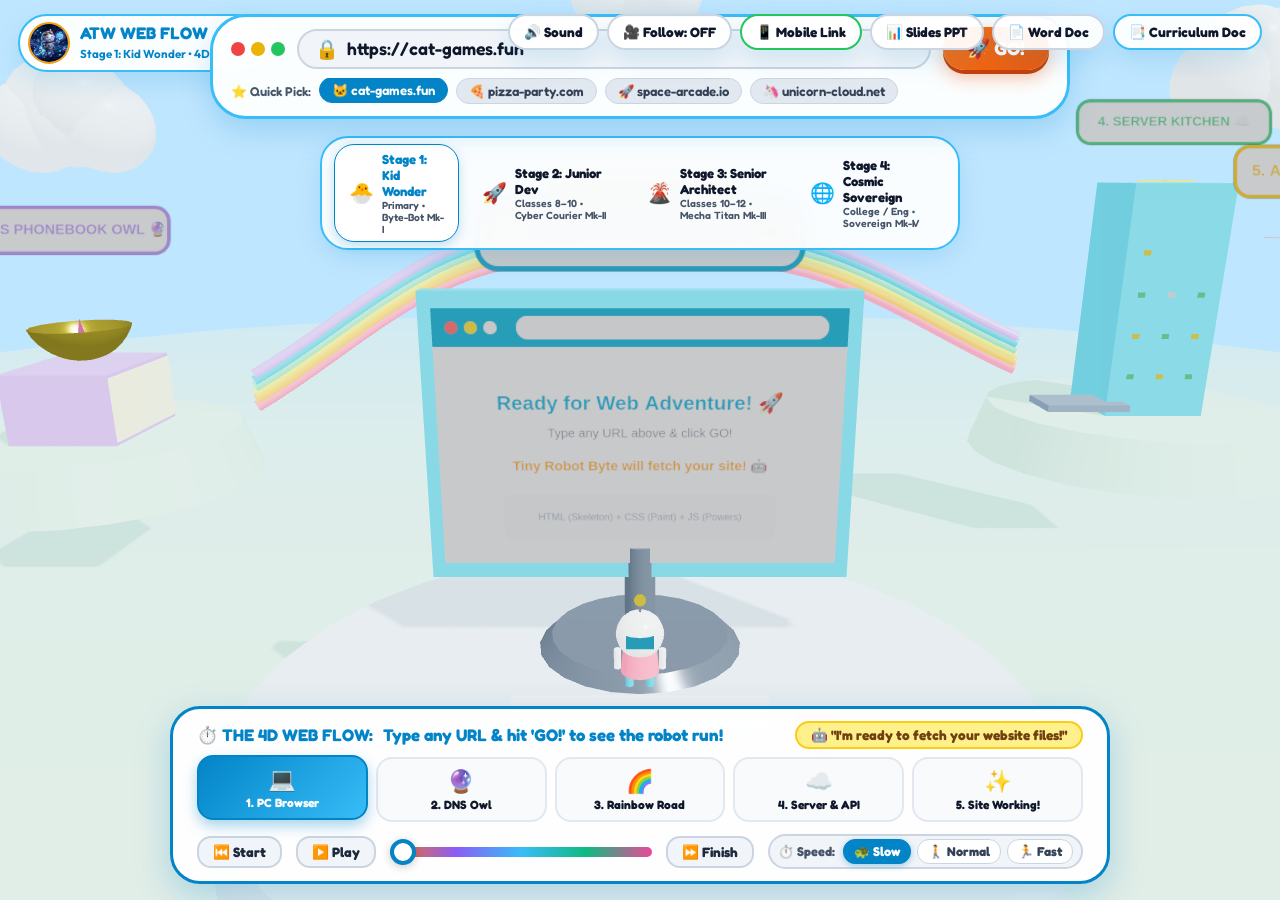
<file: index.html>
<!DOCTYPE html>
<html lang="en">
<head>
    <meta charset="UTF-8">
    <meta name="viewport" content="width=device-width, initial-scale=1.0">
    <title>ATW WEB FLOW: How the Web Works (4D Kids Edition - Stage 1)</title>
    <meta name="description" content="Stage 1: Kid Wonder - Type any URL, watch a tiny robot journey through DNS, Rainbow Fiber Highway, and Cloud Server, and return to power on a live working website!">
    <link rel="icon" type="image/jpeg" href="assets/mascot.jpg">
    <link rel="stylesheet" href="style.css">

    <!-- Libraries (Local with CDN fallbacks) -->
    <script src="lib/three.min.js"></script>
    <script>
        if (typeof THREE === 'undefined') {
            document.write('<script src="https://cdnjs.cloudflare.com/ajax/libs/three.js/r128/three.min.js"><\/script>');
        }
    </script>
    <script src="lib/OrbitControls.js"></script>
    <script>
        if (typeof THREE !== 'undefined' && !THREE.OrbitControls) {
            document.write('<script src="https://cdn.jsdelivr.net/npm/three@0.128.0/examples/js/controls/OrbitControls.js"><\/script>');
        }
    </script>
    <script src="lib/confetti.browser.min.js"></script>
    <script>
        if (typeof confetti === 'undefined') {
            document.write('<script src="https://cdn.jsdelivr.net/npm/canvas-confetti@1.6.0/dist/confetti.browser.min.js"><\/script>');
        }
    </script>
</head>
<body>

    <!-- 3D Canvas -->
    <div id="canvas-container"></div>

    <!-- Top Left Brand Mascot -->
    <div class="top-left-brand" id="brand-mascot-btn" title="Click me to talk!">
        <img src="assets/mascot.jpg" alt="Professor Byte" class="mascot-thumb">
        <div class="brand-titles">
            <h1>ATW WEB FLOW</h1>
            <span style="color: var(--brand-blue); font-weight: 700;">Stage 1: Kid Wonder • 4D Journey</span>
        </div>
    </div>

    <!-- Top Center Action: Interactive Address Bar -->
    <header class="top-action-bar" role="banner">
        <div class="browser-input-row">
            <div class="browser-dots">
                <span class="browser-dot dot-red"></span>
                <span class="browser-dot dot-yellow"></span>
                <span class="browser-dot dot-green"></span>
            </div>
            <div class="url-input-box">
                <span class="url-icon">🔒</span>
                <input type="text" id="url-input" class="url-input" value="https://cat-games.fun" placeholder="Type a website URL...">
            </div>
            <button class="btn-go" id="btn-start-journey" title="Send Robot on Web Mission!">
                <span>🚀 GO!</span>
            </button>
        </div>

        <div class="url-presets">
            <span class="preset-label">⭐ Quick Pick:</span>
            <button class="preset-pill active" data-url="https://cat-games.fun" data-name="🐱 Cat Games Live">🐱 cat-games.fun</button>
            <button class="preset-pill" data-url="https://pizza-party.com" data-name="🍕 Pizza Party Robot">🍕 pizza-party.com</button>
            <button class="preset-pill" data-url="https://space-arcade.io" data-name="🚀 Space Arcade 3000">🚀 space-arcade.io</button>
            <button class="preset-pill" data-url="https://unicorn-cloud.net" data-name="🦄 Rainbow Unicorns">🦄 unicorn-cloud.net</button>
        </div>
    </header>

    <!-- In-Page Stage Evolution Bar (Evolve / Devolve without Page Reload) -->
    <nav class="evolution-tier-bar" id="evolution-tier-bar" aria-label="Web Journey Evolution Stages">
        <button class="tier-btn active" data-stage="1" id="tier-btn-1" title="Stage 1: Kid Wonder (Under 12)">
            <span class="tier-icon">🐣</span>
            <div class="tier-label-box">
                <span class="tier-name">Stage 1: Kid Wonder</span>
                <span class="tier-evolution-tag">Primary • Byte-Bot Mk-I</span>
            </div>
        </button>
        <button class="tier-btn" data-stage="2" id="tier-btn-2" title="Stage 2: Junior Dev (Classes 8-10 / Ages 13-15)">
            <span class="tier-icon">🚀</span>
            <div class="tier-label-box">
                <span class="tier-name">Stage 2: Junior Dev</span>
                <span class="tier-evolution-tag">Classes 8–10 • Cyber Courier Mk-II</span>
            </div>
        </button>
        <button class="tier-btn" data-stage="3" id="tier-btn-3" title="Stage 3: Senior Architect (Classes 10-12 / Ages 16-18)">
            <span class="tier-icon">🌋</span>
            <div class="tier-label-box">
                <span class="tier-name">Stage 3: Senior Architect</span>
                <span class="tier-evolution-tag">Classes 10–12 • Mecha Titan Mk-III</span>
            </div>
        </button>
        <button class="tier-btn" data-stage="4" id="tier-btn-4" title="Stage 4: Cosmic Sovereign (College & University)">
            <span class="tier-icon">🌐</span>
            <div class="tier-label-box">
                <span class="tier-name">Stage 4: Cosmic Sovereign</span>
                <span class="tier-evolution-tag">College / Eng • Sovereign Mk-IV</span>
            </div>
        </button>
    </nav>

    <!-- Top Right Tools -->
    <nav class="top-right-tools">
        <button class="tool-btn" id="btn-toggle-sound" title="Toggle Sound">
            <span id="sound-icon">🔊 Sound</span>
        </button>
        <button class="tool-btn" id="btn-toggle-cam" title="Toggle Camera Follow Mode">
            <span id="cam-icon">🎥 Follow: OFF</span>
        </button>
        <button class="tool-btn" id="btn-mobile-link" title="Connect Mobile Phone on Same Wi-Fi" style="border-color: #22c55e;">
            <span>📱 Mobile Link</span>
        </button>
        <a href="interactive_presentation.html" class="tool-btn" title="Interactive Presentation Slide Deck">
            <span>📊 Slides PPT</span>
        </a>
        <a href="ATW_Web_Flow_Guide.docx" download class="tool-btn" title="Download Word Guide">
            <span>📄 Word Doc</span>
        </a>
        <a href="ATW_Web_Flow_Research_Curriculum.docx" download class="tool-btn" title="Download 4-Tier Curriculum Research Guide" style="border-color: #38bdf8;">
            <span>📑 Curriculum Doc</span>
        </a>
    </nav>

    <!-- Bottom Journey Progress & 4D Time Machine -->
    <footer class="bottom-journey-bar" role="region" aria-label="Web Journey Steps">
        <div class="story-header">
            <div class="story-title-group">
                <span>⏱️ THE 4D WEB FLOW:</span>
                <span id="story-phase-text">Type any URL & hit 'GO!' to see the robot run!</span>
            </div>
            <div class="robot-speech-bubble" id="robot-bubble">
                🤖 "I'm ready to fetch your website files!"
            </div>
        </div>

        <!-- 5 Visual Stages -->
        <div class="journey-steps-grid">
            <div class="journey-step active" id="step-1" data-t="0">
                <span class="step-icon">💻</span>
                <span class="step-label">1. PC Browser</span>
            </div>
            <div class="journey-step" id="step-2" data-t="0.25">
                <span class="step-icon">🔮</span>
                <span class="step-label">2. DNS Owl</span>
            </div>
            <div class="journey-step" id="step-3" data-t="0.45">
                <span class="step-icon">🌈</span>
                <span class="step-label">3. Rainbow Road</span>
            </div>
            <div class="journey-step" id="step-4" data-t="0.75">
                <span class="step-icon">☁️</span>
                <span class="step-label">4. Server & API</span>
            </div>
            <div class="journey-step" id="step-5" data-t="1.0">
                <span class="step-icon">✨</span>
                <span class="step-label">5. Site Working!</span>
            </div>
        </div>

        <!-- 4D Time Machine Scrubber & Speed Controls -->
        <div class="time-scrub-row">
            <button class="scrub-btn" id="btn-rewind" title="Rewind Time">⏮️ Start</button>
            <button class="scrub-btn" id="btn-play-pause" title="Play or Pause">▶️ Play</button>
            <input type="range" min="0" max="100" value="0" step="0.5" class="scrub-slider" id="time-slider" aria-label="4D Time Scrubber">
            <button class="scrub-btn" id="btn-fastforward" title="Jump to Loaded Site">⏩ Finish</button>

            <!-- Speed Options -->
            <div class="speed-control-box">
                <span class="speed-tag-label">⏱️ Speed:</span>
                <button class="speed-btn active" data-speed="0.25" title="Super Slow - Best for learning!">🐢 Slow</button>
                <button class="speed-btn" data-speed="0.6" title="Normal Walking Pace">🚶 Normal</button>
                <button class="speed-btn" data-speed="1.2" title="Fast Running Pace">🏃 Fast</button>
            </div>
        </div>
    </footer>

    <!-- Real Playable Working Website Modal -->
    <div class="site-working-modal" id="working-site-modal" role="dialog" aria-modal="true">
        <div class="site-window-header">
            <div style="display: flex; align-items: center; gap: 8px;">
                <span class="site-tag-success">🟢 HTTP 200 OK</span>
                <span id="modal-site-url" style="font-family: var(--font-heading); font-size: 0.95rem; color: #475569; font-weight: 700;">https://cat-games.fun</span>
            </div>
            
            <!-- Live Tech Sandbox Toggles (HTML, CSS, JS) -->
            <div class="tech-switcher-bar">
                <button class="tech-toggle-btn active" id="btn-toggle-css" title="Toggle CSS Stylesheet ON/OFF">🎨 CSS: ON</button>
                <button class="tech-toggle-btn active" id="btn-toggle-js" title="Toggle JavaScript Brain ON/OFF">⚡ JS: ON</button>
            </div>

            <button class="close-btn" id="btn-close-working-site" title="Close Website">&times;</button>
        </div>

        <!-- The Live Working Playground Screen -->
        <div class="interactive-website-screen" id="site-display-screen">
            <!-- Site Banner -->
            <div class="site-banner">
                <span class="site-banner-icon" id="site-icon">🐱</span>
                <div>
                    <h3 id="site-title">Cat Games Live!</h3>
                    <p id="site-desc">Assembled by your browser with HTML skeleton, CSS styles, and live API data!</p>
                </div>
            </div>

            <!-- Real Interactive Cat Playground Arena -->
            <div class="cat-game-arena" id="cat-arena">
                <div class="cat-character-stage">
                    <div class="cat-mascot-box" id="cat-mascot">
                        <div class="cat-hat" id="cat-hat">🎩</div>
                        <div class="cat-face" id="cat-face">🐱</div>
                        <div class="cat-mood" id="cat-mood-label">Happy & Playful! ❤️</div>
                    </div>

                    <!-- Live Dynamic API Data Feed -->
                    <div class="cat-live-stats">
                        <div class="stat-badge">🐟 Catnip Points: <strong id="cat-score">100</strong></div>
                        <div class="stat-badge">❤️ Happiness: <strong id="cat-happy">100%</strong></div>
                        <div class="stat-badge">📡 Live Players: <strong id="cat-players">5,420</strong></div>
                        <div class="stat-badge">☀️ Weather: <strong id="cat-weather">76°F Sunny</strong></div>
                    </div>
                </div>

                <!-- Interactive Toy Actions -->
                <div class="cat-action-grid">
                    <button class="toy-action-btn" id="btn-cat-yarn">🧶 Throw Yarn Ball (+50 pts)</button>
                    <button class="toy-action-btn" id="btn-cat-fish">🐟 Feed Fish Snack (+100 pts)</button>
                    <button class="toy-action-btn" id="btn-cat-laser">🔴 Shine Laser Pointer</button>
                    <button class="toy-action-btn" id="btn-cat-hat">🎩 Change Cute Hat</button>
                </div>

                <div id="toy-reaction" class="toy-reaction-text">
                    ✨ Click any toy above to test the live JavaScript and API!
                </div>
            </div>

            <!-- Technical Web Explanation Footer -->
            <div class="site-explain-footer">
                <span>🦴 <strong>HTML</strong> provided the buttons & text</span>
                <span>🎨 <strong>CSS</strong> gave the colors & cute layout</span>
                <span>⚡ <strong>JavaScript</strong> powers the toy reactions!</span>
            </div>
        </div>
    </div>

    <!-- Station Educational Card Modal -->
    <div class="station-modal" id="station-modal" role="dialog" aria-modal="true">
        <div style="display: flex; justify-content: space-between; align-items: flex-start;">
            <div>
                <span style="font-size: 0.8rem; font-weight: 700; color: var(--brand-blue); text-transform: uppercase;" id="station-modal-badge">STATION</span>
                <h2 style="font-family: var(--font-heading); font-size: 1.35rem; color: #0f172a;" id="station-modal-title">Station Name</h2>
            </div>
            <button class="close-btn" id="btn-close-station">&times;</button>
        </div>

        <div class="analogy-box">
            <strong style="color: #166534; font-size: 0.85rem;">💡 The Kid Analogy:</strong>
            <p id="station-modal-analogy" style="margin-top: 4px;">Analogy text goes here...</p>
        </div>

        <div class="fun-fact-box">
            <strong style="color: #854d0e; font-size: 0.85rem;">⚡ Mind-Blowing Web Fact:</strong>
            <p id="station-modal-fact" style="margin-top: 4px;">Fact text goes here...</p>
        </div>

        <!-- Deep CS Technical Block (Visible in Stage 2, 3, 4) -->
        <div id="station-modal-tech-box" style="display: none; margin-top: 10px;">
            <div style="font-size: 0.82rem; font-weight: 700; color: #0369a1; text-transform: uppercase;">💻 Real Computer Science Architecture:</div>
            <p id="station-modal-tech" style="font-size: 0.88rem; color: #334155; margin-top: 4px; line-height: 1.4;"></p>
            
            <div style="margin-top: 8px;">
                <div style="display: flex; justify-content: space-between; align-items: center; margin-bottom: 4px;">
                    <span style="font-size: 0.75rem; font-weight: 700; color: #64748b;">RAW PROTOCOL PAYLOAD / CODE:</span>
                    <button id="btn-copy-tech-code" style="background: #e2e8f0; border: 1px solid #cbd5e1; border-radius: 6px; padding: 2px 8px; font-size: 0.72rem; cursor: pointer; color: #0284c7; font-weight: 700;">📋 Copy Code</button>
                </div>
                <pre id="station-modal-code" style="background: #0f172a; color: #38bdf8; padding: 10px; border-radius: 8px; font-family: monospace; font-size: 0.78rem; overflow-x: auto; max-height: 140px; border: 1px solid #334155;"></pre>
            </div>
            
            <div id="station-modal-tags" style="display: flex; gap: 6px; flex-wrap: wrap; margin-top: 8px;"></div>
        </div>

        <button class="station-read-btn" id="btn-read-station">
            <span>🔊 Robot Byte, Read This!</span>
        </button>
    </div>

    <!-- Mobile Local Network Connect Modal -->
    <div class="station-modal" id="mobile-modal" role="dialog" aria-modal="true" style="display: none;">
        <div style="display: flex; justify-content: space-between; align-items: flex-start;">
            <div>
                <span style="font-size: 0.8rem; font-weight: 700; color: #16a34a; text-transform: uppercase;">LOCAL NETWORK ACCESS</span>
                <h2 style="font-family: var(--font-heading); font-size: 1.35rem; color: #0f172a;">📱 Open on Your Mobile Phone</h2>
            </div>
            <button class="close-btn" id="btn-close-mobile">&times;</button>
        </div>

        <div class="analogy-box" style="margin-top: 14px;">
            <strong style="color: #166534; font-size: 0.9rem;">📶 Connect on the Same Wi-Fi:</strong>
            <p style="margin-top: 6px; font-size: 0.92rem; color: #334155;">
                Make sure your phone or tablet is connected to the same Wi-Fi network as this computer, then open any browser and visit:
            </p>
            <div style="margin-top: 10px; display: flex; align-items: center; gap: 8px;">
                <input type="text" id="mobile-ip-input" readonly value="http://192.168.1.2:5173/" style="flex: 1; padding: 10px 14px; font-family: monospace; font-size: 1.05rem; font-weight: 700; color: #0369a1; background: #e0f2fe; border: 2px solid #38bdf8; border-radius: 12px; outline: none;">
                <button id="btn-copy-mobile-ip" class="btn-go" style="padding: 10px 18px; font-size: 0.95rem; border-radius: 12px;">📋 Copy</button>
            </div>
            <div id="copy-feedback" style="font-size: 0.82rem; color: #16a34a; font-weight: 700; margin-top: 6px; min-height: 1.2rem;"></div>
        </div>

        <div class="fun-fact-box" style="margin-top: 12px;">
            <strong style="color: #854d0e; font-size: 0.85rem;">⚡ Multi-Device Web Fact:</strong>
            <p style="margin-top: 4px; font-size: 0.85rem; color: #475569;">
                Your computer acts as a live HTTP host! Packets fly between your smartphone and PC through your home Wi-Fi router in under 1 millisecond.
            </p>
        </div>
    </div>

    <!-- Curriculum Data Modules (Stages 2, 3, 4) -->
    <script src="stages/stage2/stage2_curriculum.js"></script>
    <script src="stages/stage3/stage3_curriculum.js"></script>
    <script src="stages/stage4/stage4_curriculum.js"></script>

    <!-- Scripts -->
    <script src="audio.js"></script>
    <script src="world.js"></script>
    <script src="app.js"></script>
</body>
</html>
</file>
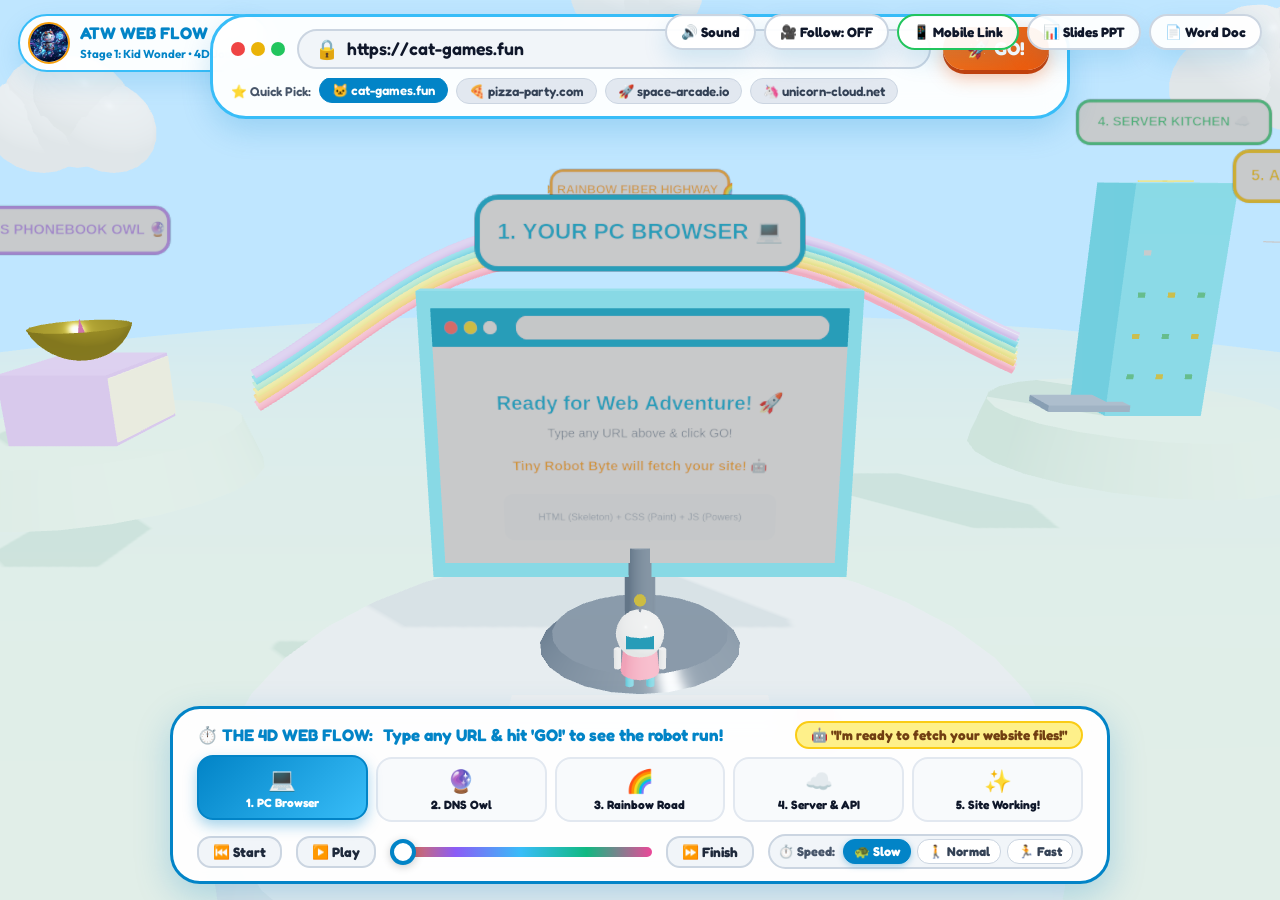
<file: stages/stage1/index.html>
<!DOCTYPE html>
<html lang="en">
<head>
    <meta charset="UTF-8">
    <meta name="viewport" content="width=device-width, initial-scale=1.0">
    <title>ATW WEB FLOW: How the Web Works (4D Kids Edition - Stage 1)</title>
    <meta name="description" content="Stage 1: Kid Wonder - Type any URL, watch a tiny robot journey through DNS, Rainbow Fiber Highway, and Cloud Server, and return to power on a live working website!">
    <link rel="icon" type="image/jpeg" href="assets/mascot.jpg">
    <link rel="stylesheet" href="style.css">

    <!-- Libraries (Local with CDN fallbacks) -->
    <script src="lib/three.min.js"></script>
    <script>
        if (typeof THREE === 'undefined') {
            document.write('<script src="https://cdnjs.cloudflare.com/ajax/libs/three.js/r128/three.min.js"><\/script>');
        }
    </script>
    <script src="lib/OrbitControls.js"></script>
    <script>
        if (typeof THREE !== 'undefined' && !THREE.OrbitControls) {
            document.write('<script src="https://cdn.jsdelivr.net/npm/three@0.128.0/examples/js/controls/OrbitControls.js"><\/script>');
        }
    </script>
    <script src="lib/confetti.browser.min.js"></script>
    <script>
        if (typeof confetti === 'undefined') {
            document.write('<script src="https://cdn.jsdelivr.net/npm/canvas-confetti@1.6.0/dist/confetti.browser.min.js"><\/script>');
        }
    </script>
</head>
<body>

    <!-- 3D Canvas -->
    <div id="canvas-container"></div>

    <!-- Top Left Brand Mascot -->
    <div class="top-left-brand" id="brand-mascot-btn" title="Click me to talk!">
        <img src="assets/mascot.jpg" alt="Professor Byte" class="mascot-thumb">
        <div class="brand-titles">
            <h1>ATW WEB FLOW</h1>
            <span style="color: var(--brand-blue); font-weight: 700;">Stage 1: Kid Wonder • 4D Journey</span>
        </div>
    </div>

    <!-- Top Center Action: Interactive Address Bar -->
    <header class="top-action-bar" role="banner">
        <div class="browser-input-row">
            <div class="browser-dots">
                <span class="browser-dot dot-red"></span>
                <span class="browser-dot dot-yellow"></span>
                <span class="browser-dot dot-green"></span>
            </div>
            <div class="url-input-box">
                <span class="url-icon">🔒</span>
                <input type="text" id="url-input" class="url-input" value="https://cat-games.fun" placeholder="Type a website URL...">
            </div>
            <button class="btn-go" id="btn-start-journey" title="Send Robot on Web Mission!">
                <span>🚀 GO!</span>
            </button>
        </div>

        <div class="url-presets">
            <span class="preset-label">⭐ Quick Pick:</span>
            <button class="preset-pill active" data-url="https://cat-games.fun" data-name="🐱 Cat Games Live">🐱 cat-games.fun</button>
            <button class="preset-pill" data-url="https://pizza-party.com" data-name="🍕 Pizza Party Robot">🍕 pizza-party.com</button>
            <button class="preset-pill" data-url="https://space-arcade.io" data-name="🚀 Space Arcade 3000">🚀 space-arcade.io</button>
            <button class="preset-pill" data-url="https://unicorn-cloud.net" data-name="🦄 Rainbow Unicorns">🦄 unicorn-cloud.net</button>
        </div>
    </header>

    <!-- Top Right Tools -->
    <nav class="top-right-tools">
        <button class="tool-btn" id="btn-toggle-sound" title="Toggle Sound">
            <span id="sound-icon">🔊 Sound</span>
        </button>
        <button class="tool-btn" id="btn-toggle-cam" title="Toggle Camera Follow Mode">
            <span id="cam-icon">🎥 Follow: OFF</span>
        </button>
        <button class="tool-btn" id="btn-mobile-link" title="Connect Mobile Phone on Same Wi-Fi" style="border-color: #22c55e;">
            <span>📱 Mobile Link</span>
        </button>
        <a href="interactive_presentation.html" class="tool-btn" title="Interactive Presentation Slide Deck">
            <span>📊 Slides PPT</span>
        </a>
        <a href="ATW_Web_Flow_Guide.docx" download class="tool-btn" title="Download Word Guide">
            <span>📄 Word Doc</span>
        </a>
    </nav>

    <!-- Bottom Journey Progress & 4D Time Machine -->
    <footer class="bottom-journey-bar" role="region" aria-label="Web Journey Steps">
        <div class="story-header">
            <div class="story-title-group">
                <span>⏱️ THE 4D WEB FLOW:</span>
                <span id="story-phase-text">Type any URL & hit 'GO!' to see the robot run!</span>
            </div>
            <div class="robot-speech-bubble" id="robot-bubble">
                🤖 "I'm ready to fetch your website files!"
            </div>
        </div>

        <!-- 5 Visual Stages -->
        <div class="journey-steps-grid">
            <div class="journey-step active" id="step-1" data-t="0">
                <span class="step-icon">💻</span>
                <span class="step-label">1. PC Browser</span>
            </div>
            <div class="journey-step" id="step-2" data-t="0.25">
                <span class="step-icon">🔮</span>
                <span class="step-label">2. DNS Owl</span>
            </div>
            <div class="journey-step" id="step-3" data-t="0.45">
                <span class="step-icon">🌈</span>
                <span class="step-label">3. Rainbow Road</span>
            </div>
            <div class="journey-step" id="step-4" data-t="0.75">
                <span class="step-icon">☁️</span>
                <span class="step-label">4. Server & API</span>
            </div>
            <div class="journey-step" id="step-5" data-t="1.0">
                <span class="step-icon">✨</span>
                <span class="step-label">5. Site Working!</span>
            </div>
        </div>

        <!-- 4D Time Machine Scrubber & Speed Controls -->
        <div class="time-scrub-row">
            <button class="scrub-btn" id="btn-rewind" title="Rewind Time">⏮️ Start</button>
            <button class="scrub-btn" id="btn-play-pause" title="Play or Pause">▶️ Play</button>
            <input type="range" min="0" max="100" value="0" step="0.5" class="scrub-slider" id="time-slider" aria-label="4D Time Scrubber">
            <button class="scrub-btn" id="btn-fastforward" title="Jump to Loaded Site">⏩ Finish</button>

            <!-- Speed Options -->
            <div class="speed-control-box">
                <span class="speed-tag-label">⏱️ Speed:</span>
                <button class="speed-btn active" data-speed="0.25" title="Super Slow - Best for learning!">🐢 Slow</button>
                <button class="speed-btn" data-speed="0.6" title="Normal Walking Pace">🚶 Normal</button>
                <button class="speed-btn" data-speed="1.2" title="Fast Running Pace">🏃 Fast</button>
            </div>
        </div>
    </footer>

    <!-- Real Playable Working Website Modal -->
    <div class="site-working-modal" id="working-site-modal" role="dialog" aria-modal="true">
        <div class="site-window-header">
            <div style="display: flex; align-items: center; gap: 8px;">
                <span class="site-tag-success">🟢 HTTP 200 OK</span>
                <span id="modal-site-url" style="font-family: var(--font-heading); font-size: 0.95rem; color: #475569; font-weight: 700;">https://cat-games.fun</span>
            </div>
            
            <!-- Live Tech Sandbox Toggles (HTML, CSS, JS) -->
            <div class="tech-switcher-bar">
                <button class="tech-toggle-btn active" id="btn-toggle-css" title="Toggle CSS Stylesheet ON/OFF">🎨 CSS: ON</button>
                <button class="tech-toggle-btn active" id="btn-toggle-js" title="Toggle JavaScript Brain ON/OFF">⚡ JS: ON</button>
            </div>

            <button class="close-btn" id="btn-close-working-site" title="Close Website">&times;</button>
        </div>

        <!-- The Live Working Playground Screen -->
        <div class="interactive-website-screen" id="site-display-screen">
            <!-- Site Banner -->
            <div class="site-banner">
                <span class="site-banner-icon" id="site-icon">🐱</span>
                <div>
                    <h3 id="site-title">Cat Games Live!</h3>
                    <p id="site-desc">Assembled by your browser with HTML skeleton, CSS styles, and live API data!</p>
                </div>
            </div>

            <!-- Real Interactive Cat Playground Arena -->
            <div class="cat-game-arena" id="cat-arena">
                <div class="cat-character-stage">
                    <div class="cat-mascot-box" id="cat-mascot">
                        <div class="cat-hat" id="cat-hat">🎩</div>
                        <div class="cat-face" id="cat-face">🐱</div>
                        <div class="cat-mood" id="cat-mood-label">Happy & Playful! ❤️</div>
                    </div>

                    <!-- Live Dynamic API Data Feed -->
                    <div class="cat-live-stats">
                        <div class="stat-badge">🐟 Catnip Points: <strong id="cat-score">100</strong></div>
                        <div class="stat-badge">❤️ Happiness: <strong id="cat-happy">100%</strong></div>
                        <div class="stat-badge">📡 Live Players: <strong id="cat-players">5,420</strong></div>
                        <div class="stat-badge">☀️ Weather: <strong id="cat-weather">76°F Sunny</strong></div>
                    </div>
                </div>

                <!-- Interactive Toy Actions -->
                <div class="cat-action-grid">
                    <button class="toy-action-btn" id="btn-cat-yarn">🧶 Throw Yarn Ball (+50 pts)</button>
                    <button class="toy-action-btn" id="btn-cat-fish">🐟 Feed Fish Snack (+100 pts)</button>
                    <button class="toy-action-btn" id="btn-cat-laser">🔴 Shine Laser Pointer</button>
                    <button class="toy-action-btn" id="btn-cat-hat">🎩 Change Cute Hat</button>
                </div>

                <div id="toy-reaction" class="toy-reaction-text">
                    ✨ Click any toy above to test the live JavaScript and API!
                </div>
            </div>

            <!-- Technical Web Explanation Footer -->
            <div class="site-explain-footer">
                <span>🦴 <strong>HTML</strong> provided the buttons & text</span>
                <span>🎨 <strong>CSS</strong> gave the colors & cute layout</span>
                <span>⚡ <strong>JavaScript</strong> powers the toy reactions!</span>
            </div>
        </div>
    </div>

    <!-- Station Educational Card Modal -->
    <div class="station-modal" id="station-modal" role="dialog" aria-modal="true">
        <div style="display: flex; justify-content: space-between; align-items: flex-start;">
            <div>
                <span style="font-size: 0.8rem; font-weight: 700; color: var(--brand-blue); text-transform: uppercase;" id="station-modal-badge">STATION</span>
                <h2 style="font-family: var(--font-heading); font-size: 1.35rem; color: #0f172a;" id="station-modal-title">Station Name</h2>
            </div>
            <button class="close-btn" id="btn-close-station">&times;</button>
        </div>

        <div class="analogy-box">
            <strong style="color: #166534; font-size: 0.85rem;">💡 The Kid Analogy:</strong>
            <p id="station-modal-analogy" style="margin-top: 4px;">Analogy text goes here...</p>
        </div>

        <div class="fun-fact-box">
            <strong style="color: #854d0e; font-size: 0.85rem;">⚡ Mind-Blowing Web Fact:</strong>
            <p id="station-modal-fact" style="margin-top: 4px;">Fact text goes here...</p>
        </div>

        <button class="station-read-btn" id="btn-read-station">
            <span>🔊 Robot Byte, Read This!</span>
        </button>
    </div>

    <!-- Mobile Local Network Connect Modal -->
    <div class="station-modal" id="mobile-modal" role="dialog" aria-modal="true" style="display: none;">
        <div style="display: flex; justify-content: space-between; align-items: flex-start;">
            <div>
                <span style="font-size: 0.8rem; font-weight: 700; color: #16a34a; text-transform: uppercase;">LOCAL NETWORK ACCESS</span>
                <h2 style="font-family: var(--font-heading); font-size: 1.35rem; color: #0f172a;">📱 Open on Your Mobile Phone</h2>
            </div>
            <button class="close-btn" id="btn-close-mobile">&times;</button>
        </div>

        <div class="analogy-box" style="margin-top: 14px;">
            <strong style="color: #166534; font-size: 0.9rem;">📶 Connect on the Same Wi-Fi:</strong>
            <p style="margin-top: 6px; font-size: 0.92rem; color: #334155;">
                Make sure your phone or tablet is connected to the same Wi-Fi network as this computer, then open any browser and visit:
            </p>
            <div style="margin-top: 10px; display: flex; align-items: center; gap: 8px;">
                <input type="text" id="mobile-ip-input" readonly value="http://192.168.1.2:5173/" style="flex: 1; padding: 10px 14px; font-family: monospace; font-size: 1.05rem; font-weight: 700; color: #0369a1; background: #e0f2fe; border: 2px solid #38bdf8; border-radius: 12px; outline: none;">
                <button id="btn-copy-mobile-ip" class="btn-go" style="padding: 10px 18px; font-size: 0.95rem; border-radius: 12px;">📋 Copy</button>
            </div>
            <div id="copy-feedback" style="font-size: 0.82rem; color: #16a34a; font-weight: 700; margin-top: 6px; min-height: 1.2rem;"></div>
        </div>

        <div class="fun-fact-box" style="margin-top: 12px;">
            <strong style="color: #854d0e; font-size: 0.85rem;">⚡ Multi-Device Web Fact:</strong>
            <p style="margin-top: 4px; font-size: 0.85rem; color: #475569;">
                Your computer acts as a live HTTP host! Packets fly between your smartphone and PC through your home Wi-Fi router in under 1 millisecond.
            </p>
        </div>
    </div>

    <!-- Scripts -->
    <script src="audio.js"></script>
    <script src="world.js"></script>
    <script src="app.js"></script>
</body>
</html>
</file>
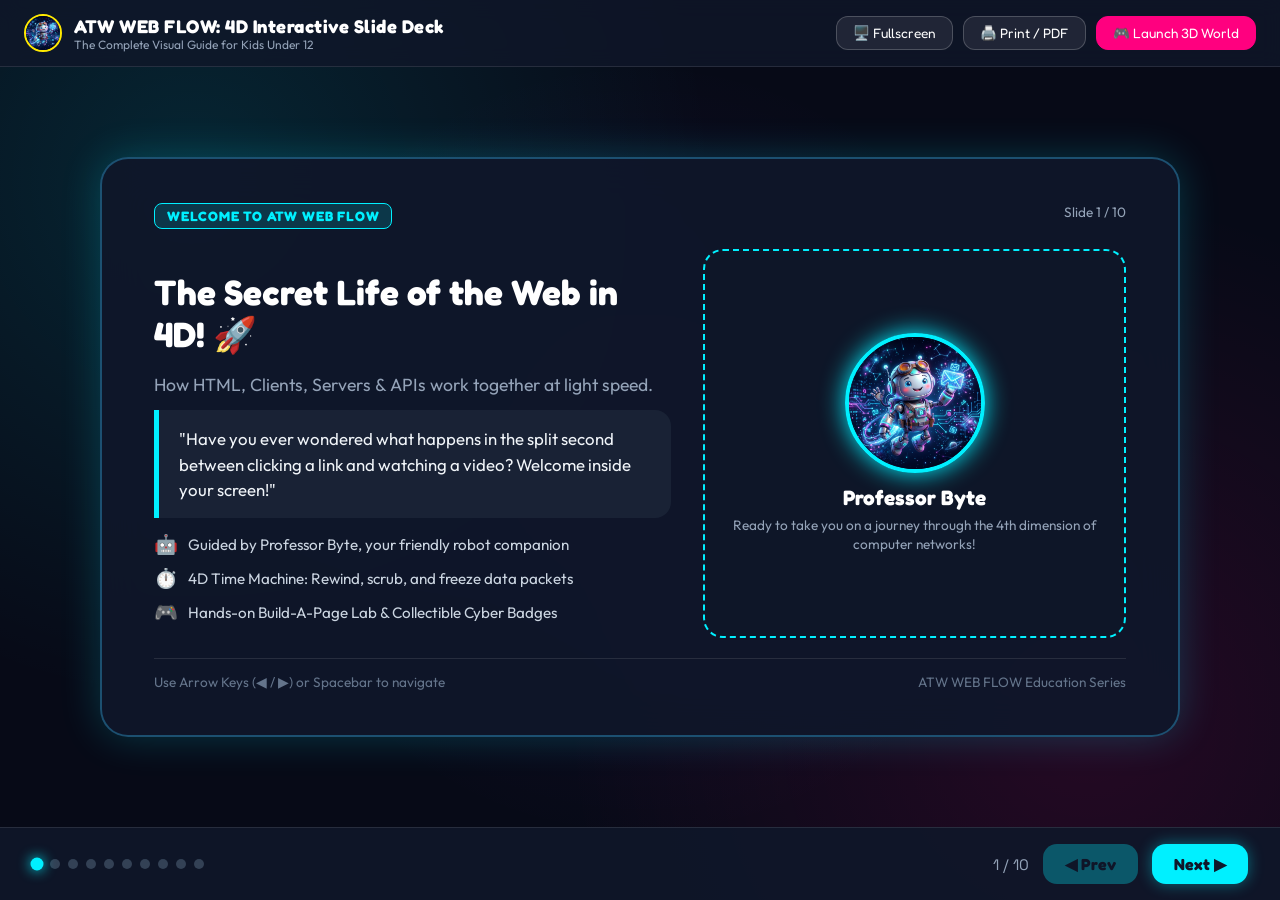
<file: interactive_presentation.html>
<!DOCTYPE html>
<html lang="en">
<head>
    <meta charset="UTF-8">
    <meta name="viewport" content="width=device-width, initial-scale=1.0">
    <title>Interactive Presentation: ATW WEB FLOW 4D Web Flow</title>
    <link rel="icon" type="image/jpeg" href="assets/mascot.jpg">
    <link rel="stylesheet" href="https://fonts.googleapis.com/css2?family=Fredoka:wght@400;500;600;700&family=Outfit:wght@400;600;700;800&family=Space+Grotesk:wght@500;700&display=swap">
    <style>
        :root {
            --bg-dark: #070a17;
            --slide-bg: rgba(15, 23, 42, 0.94);
            --card-border: rgba(56, 189, 248, 0.35);
            --neon-cyan: #00f0ff;
            --neon-pink: #ff007f;
            --neon-purple: #b026ff;
            --neon-yellow: #ffea00;
            --neon-green: #00ff88;
            --neon-orange: #ff9100;
            --font-head: 'Fredoka', cursive, sans-serif;
            --font-body: 'Outfit', sans-serif;
            --font-mono: 'Space Grotesk', monospace;
        }

        * {
            box-sizing: border-box;
            margin: 0;
            padding: 0;
            user-select: none;
        }

        body {
            background-color: var(--bg-dark);
            color: #f8fafc;
            font-family: var(--font-body);
            height: 100vh;
            display: flex;
            flex-direction: column;
            overflow: hidden;
            background-image: 
                radial-gradient(circle at 15% 20%, rgba(0, 240, 255, 0.12), transparent 40%),
                radial-gradient(circle at 85% 80%, rgba(255, 0, 127, 0.12), transparent 40%),
                radial-gradient(circle at 50% 50%, rgba(176, 38, 255, 0.08), transparent 50%);
        }

        /* Top Presenter Bar */
        header {
            display: flex;
            justify-content: space-between;
            align-items: center;
            padding: 14px 24px;
            background: rgba(15, 23, 42, 0.8);
            border-bottom: 1px solid rgba(255, 255, 255, 0.1);
            backdrop-filter: blur(10px);
            z-index: 10;
        }

        .brand-title {
            display: flex;
            align-items: center;
            gap: 12px;
        }

        .brand-title img {
            width: 38px;
            height: 38px;
            border-radius: 50%;
            border: 2px solid var(--neon-yellow);
        }

        .brand-title h1 {
            font-family: var(--font-head);
            font-size: 1.15rem;
            color: #ffffff;
            letter-spacing: 0.5px;
        }

        .deck-tools {
            display: flex;
            align-items: center;
            gap: 10px;
        }

        .btn {
            background: rgba(255, 255, 255, 0.08);
            border: 1px solid rgba(255, 255, 255, 0.2);
            color: #ffffff;
            padding: 8px 16px;
            border-radius: 12px;
            font-family: var(--font-head);
            font-size: 0.85rem;
            cursor: pointer;
            transition: all 0.2s ease;
            display: flex;
            align-items: center;
            gap: 6px;
        }

        .btn:hover {
            background: var(--neon-cyan);
            color: #0f172a;
            border-color: var(--neon-cyan);
            box-shadow: 0 0 12px rgba(0, 240, 255, 0.4);
        }

        /* Slide Stage Container */
        main {
            flex: 1;
            display: flex;
            align-items: center;
            justify-content: center;
            padding: 24px;
            position: relative;
        }

        .slide-card {
            width: 100%;
            max-width: 1080px;
            height: 580px;
            background: var(--slide-bg);
            border: 2px solid var(--card-border);
            border-radius: 28px;
            padding: 44px 52px;
            box-shadow: 0 0 40px rgba(0, 240, 255, 0.2);
            backdrop-filter: blur(20px);
            display: none;
            flex-direction: column;
            justify-content: space-between;
            position: relative;
            animation: slideIn 0.35s cubic-bezier(0.16, 1, 0.3, 1) forwards;
        }

        .slide-card.active {
            display: flex;
        }

        @keyframes slideIn {
            from {
                opacity: 0;
                transform: translateY(18px) scale(0.98);
            }
            to {
                opacity: 1;
                transform: translateY(0) scale(1);
            }
        }

        /* Slide Elements */
        .slide-header {
            display: flex;
            justify-content: space-between;
            align-items: flex-start;
        }

        .slide-tag {
            font-family: var(--font-head);
            font-size: 0.85rem;
            font-weight: 700;
            text-transform: uppercase;
            padding: 4px 12px;
            border-radius: 8px;
            letter-spacing: 0.8px;
        }

        .tag-cyan { background: rgba(0, 240, 255, 0.15); color: var(--neon-cyan); border: 1px solid var(--neon-cyan); }
        .tag-pink { background: rgba(255, 0, 127, 0.15); color: var(--neon-pink); border: 1px solid var(--neon-pink); }
        .tag-yellow { background: rgba(255, 234, 0, 0.15); color: var(--neon-yellow); border: 1px solid var(--neon-yellow); }
        .tag-purple { background: rgba(176, 38, 255, 0.15); color: var(--neon-purple); border: 1px solid var(--neon-purple); }
        .tag-green { background: rgba(0, 255, 136, 0.15); color: var(--neon-green); border: 1px solid var(--neon-green); }

        .slide-title {
            font-family: var(--font-head);
            font-size: 2.2rem;
            color: #ffffff;
            margin-top: 8px;
            line-height: 1.2;
        }

        .slide-subtitle {
            font-size: 1.1rem;
            color: #94a3b8;
            margin-top: 4px;
        }

        .slide-body {
            flex: 1;
            display: grid;
            grid-template-columns: 1.1fr 0.9fr;
            gap: 32px;
            align-items: center;
            margin: 20px 0;
        }

        .slide-body.full-width {
            grid-template-columns: 1fr;
        }

        .content-box {
            display: flex;
            flex-direction: column;
            gap: 14px;
        }

        .analogy-quote {
            background: rgba(30, 41, 59, 0.7);
            border-left: 5px solid var(--neon-cyan);
            border-radius: 0 16px 16px 0;
            padding: 16px 20px;
            font-size: 1.05rem;
            line-height: 1.5;
            color: #f1f5f9;
        }

        .feature-bullets {
            list-style: none;
            display: flex;
            flex-direction: column;
            gap: 10px;
        }

        .feature-bullets li {
            display: flex;
            align-items: center;
            gap: 10px;
            font-size: 0.95rem;
            color: #cbd5e1;
        }

        .feature-bullets li span.icon {
            font-size: 1.2rem;
        }

        .visual-display-box {
            background: rgba(15, 23, 42, 0.7);
            border: 2px dashed rgba(255, 255, 255, 0.2);
            border-radius: 20px;
            padding: 24px;
            display: flex;
            flex-direction: column;
            align-items: center;
            justify-content: center;
            text-align: center;
            height: 100%;
            min-height: 240px;
            position: relative;
        }

        .big-emoji {
            font-size: 4rem;
            margin-bottom: 12px;
            filter: drop-shadow(0 0 20px rgba(0, 240, 255, 0.4));
        }

        .visual-title {
            font-family: var(--font-head);
            font-size: 1.3rem;
            color: #ffffff;
            margin-bottom: 6px;
        }

        .visual-desc {
            font-size: 0.85rem;
            color: #94a3b8;
            line-height: 1.4;
        }

        .slide-footer {
            display: flex;
            justify-content: space-between;
            align-items: center;
            border-top: 1px solid rgba(255, 255, 255, 0.1);
            padding-top: 14px;
            font-size: 0.85rem;
            color: #64748b;
        }

        /* Bottom Interactive Deck Controls */
        footer {
            display: flex;
            justify-content: space-between;
            align-items: center;
            padding: 16px 32px;
            background: rgba(15, 23, 42, 0.9);
            border-top: 1px solid rgba(255, 255, 255, 0.1);
        }

        .progress-dots {
            display: flex;
            gap: 8px;
        }

        .dot {
            width: 10px;
            height: 10px;
            border-radius: 50%;
            background: #334155;
            cursor: pointer;
            transition: all 0.2s ease;
        }

        .dot.active {
            background: var(--neon-cyan);
            box-shadow: 0 0 10px var(--neon-cyan);
            transform: scale(1.3);
        }

        .nav-buttons {
            display: flex;
            align-items: center;
            gap: 14px;
        }

        .nav-btn {
            background: var(--neon-cyan);
            border: none;
            color: #0f172a;
            font-family: var(--font-head);
            font-weight: 700;
            font-size: 1rem;
            padding: 10px 22px;
            border-radius: 14px;
            cursor: pointer;
            display: flex;
            align-items: center;
            gap: 8px;
            box-shadow: 0 0 15px rgba(0, 240, 255, 0.4);
            transition: all 0.2s ease;
        }

        .nav-btn:hover {
            transform: translateY(-2px);
            background: #ffffff;
        }

        .nav-btn:disabled {
            opacity: 0.3;
            cursor: not-allowed;
            transform: none;
            box-shadow: none;
        }

        .slide-counter {
            font-family: var(--font-mono);
            font-size: 0.95rem;
            color: #94a3b8;
        }

        /* Print Media Styles */
        @media print {
            body {
                background: white !important;
                color: black !important;
                overflow: visible !important;
                height: auto !important;
            }
            header, footer, .deck-tools {
                display: none !important;
            }
            main {
                display: block !important;
                padding: 0 !important;
            }
            .slide-card {
                display: flex !important;
                page-break-after: always;
                border: 2px solid #ccc !important;
                box-shadow: none !important;
                background: white !important;
                color: black !important;
                margin-bottom: 20px;
                height: 90vh !important;
            }
            .slide-title, .visual-title {
                color: #000 !important;
            }
            .analogy-quote {
                background: #f1f5f9 !important;
                color: #000 !important;
            }
        }
    </style>
</head>
<body>

    <!-- Header -->
    <header>
        <div class="brand-title">
            <img src="assets/mascot.jpg" alt="Professor Byte">
            <div>
                <h1>ATW WEB FLOW: 4D Interactive Slide Deck</h1>
                <p style="font-size: 0.75rem; color: #94a3b8;">The Complete Visual Guide for Kids Under 12</p>
            </div>
        </div>

        <div class="deck-tools">
            <button class="btn" id="btn-fullscreen" title="Toggle Fullscreen Presentation">🖥️ Fullscreen</button>
            <button class="btn" onclick="window.print()" title="Print or Save as PDF">🖨️ Print / PDF</button>
            <a href="index.html" class="btn" style="background: var(--neon-pink); border-color: var(--neon-pink); text-decoration: none;">🎮 Launch 3D World</a>
        </div>
    </header>

    <!-- Main Slides Container -->
    <main>

        <!-- Slide 1: Title Slide -->
        <section class="slide-card active" data-slide="1">
            <div class="slide-header">
                <span class="slide-tag tag-cyan">WELCOME TO ATW WEB FLOW</span>
                <span style="font-size: 0.85rem; color: #94a3b8;">Slide 1 / 10</span>
            </div>
            <div class="slide-body">
                <div class="content-box">
                    <h2 class="slide-title">The Secret Life of the Web in 4D! 🚀</h2>
                    <p class="slide-subtitle">How HTML, Clients, Servers & APIs work together at light speed.</p>
                    <div class="analogy-quote">
                        "Have you ever wondered what happens in the split second between clicking a link and watching a video? Welcome inside your screen!"
                    </div>
                    <ul class="feature-bullets">
                        <li><span class="icon">🤖</span> Guided by Professor Byte, your friendly robot companion</li>
                        <li><span class="icon">⏱️</span> 4D Time Machine: Rewind, scrub, and freeze data packets</li>
                        <li><span class="icon">🎮</span> Hands-on Build-A-Page Lab & Collectible Cyber Badges</li>
                    </ul>
                </div>
                <div class="visual-display-box" style="border-color: var(--neon-cyan);">
                    <img src="assets/mascot.jpg" style="width: 140px; height: 140px; border-radius: 50%; border: 4px solid var(--neon-cyan); margin-bottom: 12px; box-shadow: 0 0 25px var(--neon-cyan);" alt="Byte Mascot">
                    <h3 class="visual-title">Professor Byte</h3>
                    <p class="visual-desc">Ready to take you on a journey through the 4th dimension of computer networks!</p>
                </div>
            </div>
            <div class="slide-footer">
                <span>Use Arrow Keys (◀ / ▶) or Spacebar to navigate</span>
                <span>ATW WEB FLOW Education Series</span>
            </div>
        </section>

        <!-- Slide 2: What is the 4th Dimension? -->
        <section class="slide-card" data-slide="2">
            <div class="slide-header">
                <span class="slide-tag tag-purple">THE 4D CONCEPT</span>
                <span style="font-size: 0.85rem; color: #94a3b8;">Slide 2 / 10</span>
            </div>
            <div class="slide-body">
                <div class="content-box">
                    <h2 class="slide-title">What is the 4th Dimension? ⏱️</h2>
                    <p class="slide-subtitle">Space has 3 dimensions. Time is the 4th!</p>
                    <div class="analogy-quote">
                        "In flat 2D books, drawings never move. In 3D, you can rotate around a toy. In 4D, you control <strong>TIME ITSELF</strong>!"
                    </div>
                    <ul class="feature-bullets">
                        <li><span class="icon">⏪</span> <strong>Time Scrubbing</strong>: Slide between 0ms (The Click) and 12ms (Page Load)</li>
                        <li><span class="icon">❄️</span> <strong>Bullet-Time Freeze</strong>: Stop packets in mid-air over the ocean</li>
                        <li><span class="icon">👻</span> <strong>4D Ghost Echoes</strong>: See where a packet was and where it will be at the exact same moment!</li>
                    </ul>
                </div>
                <div class="visual-display-box" style="border-color: var(--neon-purple);">
                    <div class="big-emoji">⏱️✨</div>
                    <h3 class="visual-title">Quantum Time Slider</h3>
                    <p class="visual-desc">0% Click URL ➔ 25% DNS Map ➔ 50% Light Highway ➔ 75% Server Kitchen ➔ 100% Page Assembled!</p>
                </div>
            </div>
            <div class="slide-footer">
                <span>Concept: Time as an interactive learning dimension</span>
                <span>ATW WEB FLOW Education Series</span>
            </div>
        </section>

        <!-- Slide 3: Station 1 - The Client -->
        <section class="slide-card" data-slide="3">
            <div class="slide-header">
                <span class="slide-tag tag-cyan">STATION 1</span>
                <span style="font-size: 0.85rem; color: #94a3b8;">Slide 3 / 10</span>
            </div>
            <div class="slide-body">
                <div class="content-box">
                    <h2 class="slide-title">The Client (Your Device! 💻)</h2>
                    <p class="slide-subtitle">Where every web adventure begins.</p>
                    <div class="analogy-quote">
                        💡 <strong>The Kid Analogy:</strong> "You are the Client! Your laptop, phone, or Nintendo Switch is a curious detective holding a walkie-talkie shouting: 'Hey Internet, I want to play a game!'"
                    </div>
                    <ul class="feature-bullets">
                        <li><span class="icon">🏷️</span> <strong>IP Address</strong>: Your device's unique digital home address</li>
                        <li><span class="icon">📡</span> <strong>Wi-Fi Antenna</strong>: Turns your clicks into invisible radio waves</li>
                        <li><span class="icon">📦</span> <strong>The Request</strong>: Packs a digital letter asking for web files</li>
                    </ul>
                </div>
                <div class="visual-display-box" style="border-color: var(--neon-cyan);">
                    <div class="big-emoji">💻📡</div>
                    <h3 class="visual-title">Client Station</h3>
                    <p class="visual-desc">A glowing tech island with an interactive screen canvas and pulsing radio waves.</p>
                </div>
            </div>
            <div class="slide-footer">
                <span>Station: Client Explorer Island</span>
                <span>ATW WEB FLOW Education Series</span>
            </div>
        </section>

        <!-- Slide 4: Station 2 - DNS Satellite -->
        <section class="slide-card" data-slide="4">
            <div class="slide-header">
                <span class="slide-tag tag-purple">STATION 2</span>
                <span style="font-size: 0.85rem; color: #94a3b8;">Slide 4 / 10</span>
            </div>
            <div class="slide-body">
                <div class="content-box">
                    <h2 class="slide-title">DNS: The Magic Phonebook Owl 🔮</h2>
                    <p class="slide-subtitle">Translating words into computer coordinates.</p>
                    <div class="analogy-quote">
                        💡 <strong>The Kid Analogy:</strong> "Humans love words like <code>roblox.com</code>, but computers ONLY understand numbers! The DNS is a magical cosmic owl who turns website names into coordinate numbers (IPs) in 2 milliseconds!"
                    </div>
                    <ul class="feature-bullets">
                        <li><span class="icon">🔍</span> <strong>Name to Number</strong>: Turns <code>kitty-cafe.fun</code> into <code>142.250.190.46</code></li>
                        <li><span class="icon">⚡</span> <strong>Lightning Speed</strong>: Handles billions of requests every second without getting dizzy</li>
                        <li><span class="icon">🛰️</span> <strong>Satellite Radar</strong>: Pins down the exact server location</li>
                    </ul>
                </div>
                <div class="visual-display-box" style="border-color: var(--neon-purple);">
                    <div class="big-emoji">🔮🛰️</div>
                    <h3 class="visual-title">DNS Asteroid Pod</h3>
                    <p class="visual-desc">Golden rotating solar panels & scanning parabolic radar dishes tracking packets.</p>
                </div>
            </div>
            <div class="slide-footer">
                <span>Station: DNS Satellite</span>
                <span>ATW WEB FLOW Education Series</span>
            </div>
        </section>

        <!-- Slide 5: Station 3 - Rainbow Fiber Highway -->
        <section class="slide-card" data-slide="5">
            <div class="slide-header">
                <span class="slide-tag tag-pink">STATION 3</span>
                <span style="font-size: 0.85rem; color: #94a3b8;">Slide 5 / 10</span>
            </div>
            <div class="slide-body">
                <div class="content-box">
                    <h2 class="slide-title">Rainbow Fiber Highway 🌈</h2>
                    <p class="slide-subtitle">Traveling across the planet at the speed of light.</p>
                    <div class="analogy-quote">
                        💡 <strong>The Kid Analogy:</strong> "Underneath our oceans and roads are glass cables thinner than your hair! Laser light pulses shoot through them carrying your messages at 124,000 miles every single second!"
                    </div>
                    <ul class="feature-bullets">
                        <li><span class="icon">🌊</span> <strong>Undersea Cables</strong>: Wrap all the way around planet Earth</li>
                        <li><span class="icon">✨</span> <strong>Photon Streams</strong>: Little particles of light carrying 0s and 1s</li>
                        <li><span class="icon">🚀</span> <strong>Data Packets</strong>: Broken into bite-sized puzzle pieces for super speed</li>
                    </ul>
                </div>
                <div class="visual-display-box" style="border-color: var(--neon-pink);">
                    <div class="big-emoji">🌈⚡</div>
                    <h3 class="visual-title">Light Speed Tunnel</h3>
                    <p class="visual-desc">Curved 3D Catmull-Rom spline tube pulsing with animated photon particles.</p>
                </div>
            </div>
            <div class="slide-footer">
                <span>Station: Fiber Optic Highway</span>
                <span>ATW WEB FLOW Education Series</span>
            </div>
        </section>

        <!-- Slide 6: Station 4 - Cloud Server Citadel -->
        <section class="slide-card" data-slide="6">
            <div class="slide-header">
                <span class="slide-tag tag-green">STATION 4</span>
                <span style="font-size: 0.85rem; color: #94a3b8;">Slide 6 / 10</span>
            </div>
            <div class="slide-body">
                <div class="content-box">
                    <h2 class="slide-title">Cloud Server: The Mega-Kitchen ☁️</h2>
                    <p class="slide-subtitle">The super-computer that cooks your web files.</p>
                    <div class="analogy-quote">
                        💡 <strong>The Kid Analogy:</strong> "A Server is a giant computer that never sleeps! When your packet arrives, the server is like a master chef: it opens its recipe vault, cooks up your HTML skeleton, paints the CSS colors, and packs it for delivery!"
                    </div>
                    <ul class="feature-bullets">
                        <li><span class="icon">❄️</span> <strong>Super Chilly</strong>: Kept in giant cold rooms called Data Centers</li>
                        <li><span class="icon">💡</span> <strong>Blinking LEDs</strong>: Green, blue, and amber lights show files being cooked</li>
                        <li><span class="icon">🌪️</span> <strong>Cooling Fans</strong>: Keep the giant processors from overheating</li>
                    </ul>
                </div>
                <div class="visual-display-box" style="border-color: var(--neon-green);">
                    <div class="big-emoji">☁️🏢</div>
                    <h3 class="visual-title">Server Citadel</h3>
                    <p class="visual-desc">Towering skyscrapers, spinning cooling turbines, and a glowing green plasma core.</p>
                </div>
            </div>
            <div class="slide-footer">
                <span>Station: Cloud Server Citadel</span>
                <span>ATW WEB FLOW Education Series</span>
            </div>
        </section>

        <!-- Slide 7: Station 5 - The API Waiter Drone -->
        <section class="slide-card" data-slide="7">
            <div class="slide-header">
                <span class="slide-tag tag-yellow">STATION 5</span>
                <span style="font-size: 0.85rem; color: #94a3b8;">Slide 7 / 10</span>
            </div>
            <div class="slide-body">
                <div class="content-box">
                    <h2 class="slide-title">The API Drone: The Digital Waiter 🤖</h2>
                    <p class="slide-subtitle">Delivering fresh data without rebuilding the whole world.</p>
                    <div class="analogy-quote">
                        💡 <strong>The Kid Analogy:</strong> "At a restaurant, you don't walk into the kitchen to cook! You tell the friendly WAITER: 'One cheese pizza please!' The waiter brings just the pizza! An API is that waiter—it brings live weather or game scores without reloading your screen!"
                    </div>
                    <ul class="feature-bullets">
                        <li><span class="icon">📦</span> <strong>JSON Cargo</strong>: Tiny packets of live info like <code>{ weather: "☀️ 75°", score: 9999 }</code></li>
                        <li><span class="icon">🤝</span> <strong>Bridge Between Apps</strong>: Lets Minecraft, Discord, and Roblox talk to each other</li>
                        <li><span class="icon">🚁</span> <strong>Hover Drone</strong>: Flies out on demand without disturbing the rest of the page</li>
                    </ul>
                </div>
                <div class="visual-display-box" style="border-color: var(--neon-yellow);">
                    <div class="big-emoji">🤖🚁</div>
                    <h3 class="visual-title">API Messenger Hub</h3>
                    <p class="visual-desc">Quadcopter drone with spinning rotors carrying an illuminated JSON payload box.</p>
                </div>
            </div>
            <div class="slide-footer">
                <span>Station: API Messenger Drone</span>
                <span>ATW WEB FLOW Education Series</span>
            </div>
        </section>

        <!-- Slide 8: Station 6 - Build-A-Page Lab -->
        <section class="slide-card" data-slide="8">
            <div class="slide-header">
                <span class="slide-tag tag-pink">STATION 6</span>
                <span style="font-size: 0.85rem; color: #94a3b8;">Slide 8 / 10</span>
            </div>
            <div class="slide-body">
                <div class="content-box">
                    <h2 class="slide-title">HTML, CSS & JS: The Superhero Trio 🧪</h2>
                    <p class="slide-subtitle">The three best friends that build every website on Earth.</p>
                    <div class="analogy-quote">
                        "Every webpage is a living robot toy! Together they make pure internet magic!"
                    </div>
                    <ul class="feature-bullets">
                        <li><span class="icon">🦴</span> <strong>HTML (The Skeleton)</strong>: Wireframe bones, paragraphs, and buttons.</li>
                        <li><span class="icon">🎨</span> <strong>CSS (The Clothes & Style)</strong>: Vibrant colors, slick superhero cape, and curves.</li>
                        <li><span class="icon">⚡</span> <strong>JavaScript (The Brain)</strong>: Batteries & powers that make it jump, dance, and shoot confetti!</li>
                    </ul>
                </div>
                <div class="visual-display-box" style="border-color: var(--neon-pink);">
                    <div class="big-emoji">🦴🎨⚡</div>
                    <h3 class="visual-title">Interactive 3D Robot</h3>
                    <p class="visual-desc">Flip switches in the lab to see the 3D model and live page preview transform!</p>
                </div>
            </div>
            <div class="slide-footer">
                <span>Station: Build-A-Page Lab</span>
                <span>ATW WEB FLOW Education Series</span>
            </div>
        </section>

        <!-- Slide 9: Station 7 - Webpage vs Website -->
        <section class="slide-card" data-slide="9">
            <div class="slide-header">
                <span class="slide-tag tag-purple">STATION 7</span>
                <span style="font-size: 0.85rem; color: #94a3b8;">Slide 9 / 10</span>
            </div>
            <div class="slide-body">
                <div class="content-box">
                    <h2 class="slide-title">Webpage vs Website: The Comic Book 📖</h2>
                    <p class="slide-subtitle">One single page vs the entire magical book.</p>
                    <div class="analogy-quote">
                        💡 <strong>The Kid Analogy:</strong> "A Webpage is like ONE SINGLE PAGE in your favorite comic book (for example, the 'About Me' page or 'Level 1'). A Website is the ENTIRE COMIC BOOK bound together by hyperlinks!"
                    </div>
                    <ul class="feature-bullets">
                        <li><span class="icon">📄</span> <strong>Webpage</strong>: A single document (like <code>index.html</code>)</li>
                        <li><span class="icon">📚</span> <strong>Website</strong>: A full collection of pages created by the same author or school</li>
                        <li><span class="icon">🔗</span> <strong>Hyperlinks</strong>: The secret teleporters that jump from page to page</li>
                    </ul>
                </div>
                <div class="visual-display-box" style="border-color: var(--neon-purple);">
                    <div class="big-emoji">📖✨</div>
                    <h3 class="visual-title">The Magic Book</h3>
                    <p class="visual-desc">Floating holographic book with glowing pages turning in 3D space.</p>
                </div>
            </div>
            <div class="slide-footer">
                <span>Station: Webpage vs Website</span>
                <span>ATW WEB FLOW Education Series</span>
            </div>
        </section>

        <!-- Slide 10: Quiz & Quick Start -->
        <section class="slide-card" data-slide="10">
            <div class="slide-header">
                <span class="slide-tag tag-yellow">MISSION READY</span>
                <span style="font-size: 0.85rem; color: #94a3b8;">Slide 10 / 10</span>
            </div>
            <div class="slide-body">
                <div class="content-box">
                    <h2 class="slide-title">You Are Ready, Cyber Explorer! 🏆</h2>
                    <p class="slide-subtitle">Put on your explorer goggles and launch your first packet.</p>
                    <div class="analogy-quote">
                        "Double click <strong>start.bat</strong> to launch the 3D world, explore the stations, and earn all 4 Cyber Badges in the Quiz Quest!"
                    </div>
                    <ul class="feature-bullets">
                        <li><span class="icon">🚀</span> <strong>Launch Mission</strong>: Send packets to Kitty Cafe or Space Arcade</li>
                        <li><span class="icon">⌨️</span> <strong>Controls</strong>: Space = Play/Pause, Arrows = Time Scrub, Esc = Close</li>
                        <li><span class="icon">🔊</span> <strong>Synthesized Audio & Voice</strong>: Listen to Professor Byte narrate</li>
                    </ul>
                </div>
                <div class="visual-display-box" style="border-color: var(--neon-yellow);">
                    <div class="big-emoji">🏆🎉</div>
                    <h3 class="visual-title">Junior Web Wizard</h3>
                    <p class="visual-desc">Complete the 4-question quiz in the 3D app to collect all 4 official badges!</p>
                </div>
            </div>
            <div class="slide-footer">
                <span>Presentation Complete! Press 'Launch 3D World' above.</span>
                <span>ATW WEB FLOW Education Series</span>
            </div>
        </section>

    </main>

    <!-- Bottom Deck Controls -->
    <footer>
        <div class="progress-dots" id="dots-container">
            <!-- Injected by JavaScript -->
        </div>

        <div class="nav-buttons">
            <span class="slide-counter" id="slide-num-indicator">1 / 10</span>
            <button class="nav-btn" id="btn-prev" disabled>◀ Prev</button>
            <button class="nav-btn" id="btn-next">Next ▶</button>
        </div>
    </footer>

    <!-- Interactive Deck Navigation Script -->
    <script>
        const slides = document.querySelectorAll('.slide-card');
        const dotsContainer = document.getElementById('dots-container');
        const btnPrev = document.getElementById('btn-prev');
        const btnNext = document.getElementById('btn-next');
        const counter = document.getElementById('slide-num-indicator');
        let currentSlide = 0;

        // Generate dots
        slides.forEach((_, idx) => {
            const dot = document.createElement('div');
            dot.className = `dot ${idx === 0 ? 'active' : ''}`;
            dot.addEventListener('click', () => goToSlide(idx));
            dotsContainer.appendChild(dot);
        });

        const dots = document.querySelectorAll('.dot');

        function updateSlideUI() {
            slides.forEach((s, idx) => {
                s.classList.toggle('active', idx === currentSlide);
            });

            dots.forEach((d, idx) => {
                d.classList.toggle('active', idx === currentSlide);
            });

            btnPrev.disabled = currentSlide === 0;
            btnNext.disabled = currentSlide === slides.length - 1;
            counter.textContent = `${currentSlide + 1} / ${slides.length}`;
        }

        function goToSlide(idx) {
            currentSlide = Math.max(0, Math.min(slides.length - 1, idx));
            updateSlideUI();
        }

        btnPrev.addEventListener('click', () => goToSlide(currentSlide - 1));
        btnNext.addEventListener('click', () => goToSlide(currentSlide + 1));

        // Keyboard navigation
        window.addEventListener('keydown', (e) => {
            if (e.key === 'ArrowRight' || e.key === 'Space') {
                e.preventDefault();
                goToSlide(currentSlide + 1);
            } else if (e.key === 'ArrowLeft') {
                e.preventDefault();
                goToSlide(currentSlide - 1);
            }
        });

        // Fullscreen toggle
        const btnFs = document.getElementById('btn-fullscreen');
        btnFs.addEventListener('click', () => {
            if (!document.fullscreenElement) {
                document.documentElement.requestFullscreen().catch(() => {});
                btnFs.textContent = '🗗 Exit Fullscreen';
            } else {
                document.exitFullscreen().catch(() => {});
                btnFs.textContent = '🖥️ Fullscreen';
            }
        });
    </script>
</body>
</html>
</file>
<file: style.css>
/* ============================================================================
   ATW WEB FLOW: BRIGHT & SUNNY EDITION - Kid-Friendly Stylesheet
   Light, cheerful, high-contrast, colorful, intuitive, and joyful
   ============================================================================ */

@import url('https://fonts.googleapis.com/css2?family=Fredoka:wght@400;500;600;700&family=Outfit:wght@400;600;700;800&family=Space+Grotesk:wght@500;700&display=swap');

:root {
    --sky-top: #bae6fd;
    --sky-bottom: #f0f9ff;
    --card-bg: rgba(255, 255, 255, 0.94);
    --card-border: #38bdf8;
    
    --brand-blue: #0284c7;
    --brand-yellow: #f59e0b;
    --brand-pink: #ec4899;
    --brand-purple: #8b5cf6;
    --brand-green: #10b981;
    --brand-orange: #f97316;

    --text-dark: #0f172a;
    --text-muted: #475569;

    --font-heading: 'Fredoka', cursive, sans-serif;
    --font-body: 'Outfit', sans-serif;
    --font-mono: 'Space Grotesk', monospace;

    --shadow-soft: 0 10px 25px rgba(2, 132, 199, 0.15);
    --shadow-pop: 0 8px 0 rgba(2, 132, 199, 0.25);
}

* {
    box-sizing: border-box;
    margin: 0;
    padding: 0;
    user-select: none;
    -webkit-user-select: none;
}

body {
    background: linear-gradient(180deg, #7dd3fc 0%, #e0f2fe 60%, #f0fdf4 100%);
    color: var(--text-dark);
    font-family: var(--font-body);
    overflow: hidden;
    width: 100vw;
    height: 100vh;
}

#canvas-container {
    position: absolute;
    top: 0;
    left: 0;
    width: 100%;
    height: 100%;
    z-index: 1;
}

/* ============================================================================
   TOP BROWSER URL SEARCH BAR (THE MAIN ACTION FOR KIDS!)
   ============================================================================ */

.top-action-bar {
    position: absolute;
    top: 14px;
    left: 50%;
    transform: translateX(-50%);
    width: 90%;
    max-width: 860px;
    background: var(--card-bg);
    border: 3px solid var(--card-border);
    border-radius: 36px;
    padding: 10px 18px;
    box-shadow: 0 12px 30px rgba(2, 132, 199, 0.2);
    backdrop-filter: blur(12px);
    z-index: 10;
    display: flex;
    flex-direction: column;
    gap: 8px;
}

.browser-input-row {
    display: flex;
    align-items: center;
    gap: 12px;
}

.browser-dots {
    display: flex;
    gap: 6px;
}

.browser-dot {
    width: 14px;
    height: 14px;
    border-radius: 50%;
}
.dot-red { background: #ef4444; }
.dot-yellow { background: #eab308; }
.dot-green { background: #22c55e; }

.url-input-box {
    flex: 1;
    display: flex;
    align-items: center;
    background: #f1f5f9;
    border: 2px solid #cbd5e1;
    border-radius: 24px;
    padding: 6px 16px;
    gap: 8px;
    transition: all 0.2s ease;
}

.url-input-box:focus-within {
    border-color: var(--brand-blue);
    background: #ffffff;
    box-shadow: 0 0 12px rgba(2, 132, 199, 0.25);
}

.url-icon {
    font-size: 1.2rem;
}

.url-input {
    flex: 1;
    background: transparent;
    border: none;
    outline: none;
    font-family: var(--font-heading);
    font-size: 1.1rem;
    color: var(--text-dark);
    font-weight: 600;
}

.btn-go {
    background: linear-gradient(135deg, #f97316, #ea580c);
    border: none;
    color: #ffffff;
    font-family: var(--font-heading);
    font-size: 1.15rem;
    font-weight: 700;
    padding: 10px 24px;
    border-radius: 24px;
    cursor: pointer;
    display: flex;
    align-items: center;
    gap: 8px;
    box-shadow: 0 4px 0 #c2410c, 0 8px 18px rgba(234, 88, 12, 0.35);
    transition: all 0.15s ease;
}

.btn-go:hover {
    transform: translateY(-2px);
    box-shadow: 0 6px 0 #c2410c, 0 12px 22px rgba(234, 88, 12, 0.45);
}

.btn-go:active {
    transform: translateY(2px);
    box-shadow: 0 2px 0 #c2410c;
}

/* Quick Pick Preset Pills */
.url-presets {
    display: flex;
    align-items: center;
    gap: 8px;
    overflow-x: auto;
    padding-bottom: 2px;
}

.preset-label {
    font-family: var(--font-heading);
    font-size: 0.8rem;
    color: var(--text-muted);
    font-weight: 600;
}

.preset-pill {
    background: #e2e8f0;
    border: 1px solid #cbd5e1;
    border-radius: 16px;
    padding: 4px 12px;
    font-family: var(--font-heading);
    font-size: 0.82rem;
    font-weight: 600;
    color: #334155;
    cursor: pointer;
    white-space: nowrap;
    transition: all 0.15s ease;
}

.preset-pill:hover, .preset-pill.active {
    background: var(--brand-blue);
    border-color: var(--brand-blue);
    color: #ffffff;
    transform: translateY(-1px);
}

/* ============================================================================
   TOP CORNER CONTROLS (MASCOT & SOUND)
   ============================================================================ */

.top-left-brand {
    position: absolute;
    top: 14px;
    left: 18px;
    display: flex;
    align-items: center;
    gap: 10px;
    background: var(--card-bg);
    border: 2px solid var(--card-border);
    border-radius: 30px;
    padding: 6px 14px 6px 8px;
    box-shadow: var(--shadow-soft);
    z-index: 10;
    cursor: pointer;
}

.mascot-thumb {
    width: 42px;
    height: 42px;
    border-radius: 50%;
    border: 2px solid var(--brand-yellow);
    animation: bounceMascot 2.5s infinite ease-in-out;
}

@keyframes bounceMascot {
    0%, 100% { transform: translateY(0); }
    50% { transform: translateY(-4px); }
}

.brand-titles h1 {
    font-family: var(--font-heading);
    font-size: 1.05rem;
    color: var(--brand-blue);
    line-height: 1.1;
}

.brand-titles span {
    font-size: 0.72rem;
    color: var(--text-muted);
    font-weight: 600;
}

.top-right-tools {
    position: absolute;
    top: 14px;
    right: 18px;
    display: flex;
    gap: 8px;
    z-index: 10;
}

.tool-btn {
    background: var(--card-bg);
    border: 2px solid #cbd5e1;
    border-radius: 20px;
    padding: 8px 14px;
    font-family: var(--font-heading);
    font-size: 0.85rem;
    font-weight: 700;
    color: var(--text-dark);
    cursor: pointer;
    display: flex;
    align-items: center;
    gap: 6px;
    box-shadow: var(--shadow-soft);
    transition: all 0.2s ease;
    text-decoration: none;
}

.tool-btn:hover {
    border-color: var(--brand-blue);
    background: #ffffff;
    transform: translateY(-2px);
}

/* ============================================================================
   BOTTOM STEP JOURNEY PROGRESS BAR
   ============================================================================ */

.bottom-journey-bar {
    position: absolute;
    bottom: 16px;
    left: 50%;
    transform: translateX(-50%);
    width: 92%;
    max-width: 940px;
    background: var(--card-bg);
    border: 3px solid var(--brand-blue);
    border-radius: 30px;
    padding: 12px 24px;
    box-shadow: 0 12px 35px rgba(2, 132, 199, 0.25);
    backdrop-filter: blur(12px);
    z-index: 10;
    display: flex;
    flex-direction: column;
    gap: 8px;
}

.story-header {
    display: flex;
    justify-content: space-between;
    align-items: center;
}

.story-title-group {
    display: flex;
    align-items: center;
    gap: 10px;
    font-family: var(--font-heading);
    font-size: 1.05rem;
    font-weight: 700;
    color: var(--brand-blue);
}

.robot-speech-bubble {
    background: #fef08a;
    border: 2px solid #facc15;
    border-radius: 16px;
    padding: 4px 14px;
    font-family: var(--font-heading);
    font-size: 0.85rem;
    color: #713f12;
    font-weight: 700;
    animation: pulseSpeech 2s infinite ease-in-out;
}

@keyframes pulseSpeech {
    0%, 100% { transform: scale(1); }
    50% { transform: scale(1.02); }
}

.journey-steps-grid {
    display: grid;
    grid-template-columns: repeat(5, 1fr);
    gap: 8px;
}

.journey-step {
    background: #f8fafc;
    border: 2px solid #e2e8f0;
    border-radius: 16px;
    padding: 8px 10px;
    text-align: center;
    cursor: pointer;
    transition: all 0.2s ease;
    display: flex;
    flex-direction: column;
    align-items: center;
    gap: 2px;
}

.journey-step:hover {
    border-color: var(--brand-blue);
    background: #ffffff;
    transform: translateY(-2px);
}

.journey-step.active {
    background: linear-gradient(135deg, #0284c7, #38bdf8);
    border-color: #0284c7;
    color: #ffffff;
    box-shadow: 0 6px 14px rgba(2, 132, 199, 0.35);
    transform: translateY(-2px);
}

.step-icon {
    font-size: 1.4rem;
}

.step-label {
    font-family: var(--font-heading);
    font-size: 0.75rem;
    font-weight: 700;
}

/* 4D Time Machine Scrubber */
.time-scrub-row {
    display: flex;
    align-items: center;
    gap: 14px;
    margin-top: 4px;
}

.scrub-slider {
    flex: 1;
    -webkit-appearance: none;
    appearance: none;
    height: 10px;
    border-radius: 5px;
    background: linear-gradient(90deg, #f97316, #8b5cf6, #38bdf8, #10b981, #ec4899);
    outline: none;
    cursor: pointer;
}

.scrub-slider::-webkit-slider-thumb {
    -webkit-appearance: none;
    appearance: none;
    width: 26px;
    height: 26px;
    border-radius: 50%;
    background: #ffffff;
    border: 4px solid var(--brand-blue);
    box-shadow: 0 2px 8px rgba(0, 0, 0, 0.2);
    cursor: grab;
    transition: transform 0.15s ease;
}

.scrub-slider::-webkit-slider-thumb:hover {
    transform: scale(1.2);
}

.scrub-btn {
    background: #f1f5f9;
    border: 2px solid #cbd5e1;
    border-radius: 14px;
    color: #1e293b;
    font-family: var(--font-heading);
    font-weight: 700;
    font-size: 0.85rem;
    padding: 6px 14px;
    cursor: pointer;
    display: flex;
    align-items: center;
    gap: 6px;
    transition: all 0.2s ease;
}

.scrub-btn:hover {
    background: var(--brand-blue);
    border-color: var(--brand-blue);
    color: #ffffff;
}

/* Speed Controls */
.speed-control-box {
    display: flex;
    align-items: center;
    gap: 6px;
    background: #f1f5f9;
    border: 2px solid #cbd5e1;
    border-radius: 18px;
    padding: 3px 8px;
}

.speed-tag-label {
    font-family: var(--font-heading);
    font-size: 0.8rem;
    font-weight: 700;
    color: var(--text-muted);
    margin-right: 2px;
}

.speed-btn {
    background: #ffffff;
    border: 1px solid #cbd5e1;
    border-radius: 12px;
    color: #334155;
    font-family: var(--font-heading);
    font-weight: 700;
    font-size: 0.8rem;
    padding: 4px 10px;
    cursor: pointer;
    transition: all 0.15s ease;
}

.speed-btn:hover {
    border-color: var(--brand-blue);
    transform: translateY(-1px);
}

.speed-btn.active {
    background: var(--brand-blue);
    border-color: var(--brand-blue);
    color: #ffffff;
    box-shadow: 0 2px 6px rgba(2, 132, 199, 0.35);
}

/* ============================================================================
   LIVE WORKING WEBSITE POPUP / MODAL (WHEN ROBOT RETURNS!)
   ============================================================================ */

.site-working-modal {
    position: absolute;
    top: 50%;
    left: 50%;
    transform: translate(-50%, -50%) scale(0.9);
    width: 620px;
    max-width: 95vw;
    background: #ffffff;
    border: 4px solid var(--brand-green);
    border-radius: 32px;
    padding: 24px;
    box-shadow: 0 20px 60px rgba(16, 185, 129, 0.35);
    z-index: 30;
    opacity: 0;
    pointer-events: none;
    transition: all 0.3s cubic-bezier(0.16, 1, 0.3, 1);
}

.site-working-modal.open {
    opacity: 1;
    pointer-events: auto;
    transform: translate(-50%, -50%) scale(1);
}

.site-window-header {
    display: flex;
    justify-content: space-between;
    align-items: center;
    border-bottom: 2px solid #f1f5f9;
    padding-bottom: 12px;
    margin-bottom: 14px;
}

.tech-switcher-bar {
    display: flex;
    gap: 6px;
}

.tech-toggle-btn {
    background: #f1f5f9;
    border: 2px solid #cbd5e1;
    border-radius: 14px;
    font-family: var(--font-heading);
    font-size: 0.8rem;
    font-weight: 700;
    color: #475569;
    padding: 4px 10px;
    cursor: pointer;
    transition: all 0.15s ease;
}

.tech-toggle-btn.active {
    background: var(--brand-blue);
    border-color: var(--brand-blue);
    color: #ffffff;
    box-shadow: 0 2px 6px rgba(2, 132, 199, 0.3);
}

/* Interactive Mini-Site Frame */
.interactive-website-screen {
    background: linear-gradient(135deg, #f0fdf4, #e0f2fe);
    border: 3px solid #cbd5e1;
    border-radius: 20px;
    padding: 20px;
    min-height: 380px;
    display: flex;
    flex-direction: column;
    justify-content: space-between;
    transition: all 0.3s ease;
}

/* CSS-Disabled Mode (Shows kids what HTML without CSS looks like!) */
.interactive-website-screen.css-disabled {
    background: #ffffff !important;
    border: 2px solid #000000 !important;
    border-radius: 0 !important;
    font-family: 'Times New Roman', serif !important;
    color: #000000 !important;
    box-shadow: none !important;
}

.interactive-website-screen.css-disabled * {
    font-family: 'Times New Roman', serif !important;
    border-radius: 0 !important;
    background: #e5e5e5 !important;
    color: #000000 !important;
    box-shadow: none !important;
    border: 1px solid #777777 !important;
}

.site-banner {
    display: flex;
    align-items: center;
    gap: 12px;
}

.site-banner-icon {
    font-size: 2.8rem;
}

.site-banner h3 {
    font-family: var(--font-heading);
    font-size: 1.5rem;
    color: #0f172a;
}

.site-banner p {
    font-size: 0.9rem;
    color: #475569;
}

/* Cat Game Arena */
.cat-game-arena {
    background: #ffffff;
    border: 3px solid var(--brand-blue);
    border-radius: 20px;
    padding: 16px;
    margin: 12px 0;
    display: flex;
    flex-direction: column;
    gap: 12px;
}

.cat-character-stage {
    display: flex;
    align-items: center;
    justify-content: space-around;
    padding: 10px;
    background: #f8fafc;
    border-radius: 16px;
}

.cat-mascot-box {
    display: flex;
    flex-direction: column;
    align-items: center;
    cursor: pointer;
    transition: transform 0.2s ease;
}

.cat-mascot-box:hover {
    transform: scale(1.1);
}

.cat-hat {
    font-size: 2rem;
    margin-bottom: -10px;
    z-index: 2;
    transition: transform 0.2s ease;
}

.cat-face {
    font-size: 4.5rem;
    line-height: 1;
    filter: drop-shadow(0 4px 10px rgba(0, 0, 0, 0.15));
    animation: purrBounce 2s infinite ease-in-out;
}

@keyframes purrBounce {
    0%, 100% { transform: translateY(0); }
    50% { transform: translateY(-6px); }
}

.cat-mood {
    font-family: var(--font-heading);
    font-size: 0.85rem;
    font-weight: 700;
    color: #0284c7;
    margin-top: 4px;
}

.cat-live-stats {
    display: flex;
    flex-direction: column;
    gap: 6px;
}

.stat-badge {
    background: #ffffff;
    border: 1px solid #cbd5e1;
    border-radius: 10px;
    padding: 4px 10px;
    font-family: var(--font-heading);
    font-size: 0.82rem;
    color: #334155;
}

.cat-action-grid {
    display: grid;
    grid-template-columns: 1fr 1fr;
    gap: 8px;
}

.toy-action-btn {
    background: linear-gradient(135deg, #0284c7, #38bdf8);
    border: none;
    color: #ffffff;
    font-family: var(--font-heading);
    font-size: 0.95rem;
    font-weight: 700;
    padding: 10px 14px;
    border-radius: 14px;
    cursor: pointer;
    box-shadow: 0 4px 10px rgba(2, 132, 199, 0.25);
    transition: all 0.15s ease;
}

.toy-action-btn:hover {
    transform: translateY(-2px);
    box-shadow: 0 6px 14px rgba(2, 132, 199, 0.35);
}

.toy-action-btn:active {
    transform: translateY(1px);
}

.toy-reaction-text {
    text-align: center;
    font-family: var(--font-heading);
    font-size: 0.95rem;
    font-weight: 700;
    color: #16a34a;
    min-height: 1.5rem;
}

.site-explain-footer {
    display: flex;
    justify-content: space-between;
    align-items: center;
    font-size: 0.8rem;
    color: #64748b;
    border-top: 1px solid #e2e8f0;
    padding-top: 8px;
}
    color: #ffffff;
    font-family: var(--font-heading);
    font-size: 1.1rem;
    font-weight: 700;
    padding: 12px 24px;
    border-radius: 20px;
    cursor: pointer;
    box-shadow: 0 4px 12px rgba(245, 158, 11, 0.35);
    transition: transform 0.15s ease;
}

.toy-btn:hover {
    transform: scale(1.05);
}

/* ============================================================================
   STATION EDUCATIONAL CARD MODAL
   ============================================================================ */

.station-modal {
    position: absolute;
    top: 50%;
    right: 24px;
    transform: translateY(-50%) scale(0.95);
    width: 380px;
    max-height: 85vh;
    overflow-y: auto;
    background: #ffffff;
    border: 3px solid var(--brand-blue);
    border-radius: 28px;
    padding: 24px;
    box-shadow: 0 15px 40px rgba(2, 132, 199, 0.25);
    z-index: 25;
    opacity: 0;
    pointer-events: none;
    transition: all 0.3s cubic-bezier(0.16, 1, 0.3, 1);
}

.station-modal.open {
    opacity: 1;
    pointer-events: auto;
    transform: translateY(-50%) scale(1);
}

.close-btn {
    background: #f1f5f9;
    border: none;
    width: 32px;
    height: 32px;
    border-radius: 50%;
    font-size: 1.2rem;
    cursor: pointer;
    display: flex;
    align-items: center;
    justify-content: center;
}
.close-btn:hover {
    background: #ef4444;
    color: white;
}

.analogy-box {
    background: #f0fdf4;
    border-left: 5px solid var(--brand-green);
    border-radius: 0 14px 14px 0;
    padding: 12px 16px;
    margin: 14px 0;
    font-size: 0.95rem;
    line-height: 1.45;
}

.fun-fact-box {
    background: #fefce8;
    border: 2px dashed #eab308;
    border-radius: 14px;
    padding: 12px 16px;
    margin-bottom: 14px;
    font-size: 0.85rem;
}

.station-read-btn {
    width: 100%;
    background: linear-gradient(135deg, #0284c7, #38bdf8);
    border: none;
    color: white;
    font-family: var(--font-heading);
    font-size: 1rem;
    font-weight: 700;
    padding: 12px;
    border-radius: 16px;
    cursor: pointer;
}

/* ============================================================================
   BUILD-A-PAGE LAB MODAL (HTML, CSS & JS ROBOT)
   ============================================================================ */

.lab-modal {
    position: absolute;
    top: 50%;
    left: 50%;
    transform: translate(-50%, -50%) scale(0.95);
    width: 700px;
    max-width: 95vw;
    background: #ffffff;
    border: 3px solid var(--brand-pink);
    border-radius: 30px;
    padding: 24px;
    box-shadow: 0 20px 50px rgba(236, 72, 153, 0.25);
    z-index: 28;
    opacity: 0;
    pointer-events: none;
    transition: all 0.3s cubic-bezier(0.16, 1, 0.3, 1);
}

.lab-modal.open {
    opacity: 1;
    pointer-events: auto;
    transform: translate(-50%, -50%) scale(1);
}

.layer-switch-card {
    background: #f8fafc;
    border: 2px solid #e2e8f0;
    border-radius: 16px;
    padding: 12px 14px;
    cursor: pointer;
    margin-bottom: 10px;
    transition: all 0.2s ease;
}

.layer-switch-card.active {
    background: #ffffff;
    border-color: var(--brand-blue);
    box-shadow: 0 4px 12px rgba(2, 132, 199, 0.15);
}

/* Enhanced Responsive Layout for Mobile Phones & Tablets */
@media (max-width: 768px) {
    .top-left-brand {
        top: 8px;
        left: 8px;
        padding: 4px 10px;
    }
    .brand-titles h1 {
        font-size: 0.95rem;
    }
    .brand-titles span {
        display: none;
    }
    .top-right-tools {
        top: 8px;
        right: 8px;
        gap: 6px;
    }
    .top-right-tools .tool-btn {
        padding: 6px 10px;
        font-size: 0.8rem;
    }
    .top-action-bar {
        width: 96%;
        top: 60px;
        padding: 8px 12px;
    }
    .url-input {
        font-size: 0.95rem;
    }
    .btn-go {
        padding: 8px 16px;
        font-size: 1rem;
    }
    .url-presets {
        overflow-x: auto;
        flex-wrap: nowrap;
        padding-bottom: 4px;
        -webkit-overflow-scrolling: touch;
    }
    .preset-pill {
        white-space: nowrap;
        font-size: 0.78rem;
        padding: 4px 10px;
    }
    .bottom-journey-bar {
        width: 96%;
        padding: 8px 10px;
        bottom: 8px;
    }
    .story-header {
        flex-direction: column;
        align-items: flex-start;
        gap: 4px;
    }
    .robot-speech-bubble {
        font-size: 0.8rem;
        padding: 4px 10px;
    }
    .journey-steps-grid {
        grid-template-columns: repeat(5, 1fr);
        gap: 4px;
    }
    .journey-step {
        padding: 4px 2px;
    }
    .step-icon {
        font-size: 1.1rem;
    }
    .step-label {
        font-size: 0.65rem;
        white-space: nowrap;
        overflow: hidden;
        text-overflow: ellipsis;
    }
    .time-scrub-row {
        flex-wrap: wrap;
        gap: 6px;
    }
    .speed-control-box {
        width: 100%;
        justify-content: center;
    }
    .site-working-modal, .station-modal {
        width: 95%;
        max-height: 88vh;
        padding: 14px;
    }
    .cat-action-grid {
        grid-template-columns: repeat(2, 1fr);
    }
}

/* ============================================================================
   IN-PAGE EVOLUTION TIER BAR (STAGE 1 TO STAGE 4)
   ============================================================================ */

.evolution-tier-bar {
    position: absolute;
    top: 136px;
    left: 50%;
    transform: translateX(-50%);
    display: flex;
    gap: 8px;
    z-index: 9;
    background: rgba(255, 255, 255, 0.92);
    border: 2px solid var(--card-border);
    border-radius: 28px;
    padding: 6px 12px;
    box-shadow: 0 8px 24px rgba(2, 132, 199, 0.15);
    backdrop-filter: blur(12px);
    transition: all 0.3s ease;
}

.tier-btn {
    background: transparent;
    border: 1.5px solid transparent;
    border-radius: 20px;
    padding: 6px 14px;
    display: flex;
    align-items: center;
    gap: 8px;
    cursor: pointer;
    font-family: var(--font-heading);
    transition: all 0.2s ease;
    text-align: left;
}

.tier-btn:hover {
    background: #f1f5f9;
    border-color: #cbd5e1;
    transform: translateY(-1px);
}

.tier-btn.active {
    background: #ffffff;
    border-color: var(--brand-blue);
    box-shadow: 0 4px 12px rgba(2, 132, 199, 0.25);
}

.tier-icon {
    font-size: 1.25rem;
}

.tier-label-box {
    display: flex;
    flex-direction: column;
}

.tier-name {
    font-size: 0.82rem;
    font-weight: 700;
    color: var(--text-dark);
}

.tier-btn.active .tier-name {
    color: var(--brand-blue);
}

.tier-evolution-tag {
    font-size: 0.65rem;
    color: var(--text-muted);
    font-weight: 600;
}

/* Tech Specs Tag Pill */
.tech-spec-pill {
    background: #e0f2fe;
    color: #0369a1;
    border: 1px solid #7dd3fc;
    font-size: 0.72rem;
    font-weight: 700;
    border-radius: 12px;
    padding: 3px 8px;
    display: inline-block;
}

@media (max-width: 768px) {
    .evolution-tier-bar {
        top: 140px;
        width: 96%;
        overflow-x: auto;
        justify-content: flex-start;
        padding: 4px 8px;
        -webkit-overflow-scrolling: touch;
    }
    .tier-btn {
        padding: 4px 10px;
        white-space: nowrap;
    }
}
</file>
<file: stages/stage1/style.css>
/* ============================================================================
   ATW WEB FLOW: BRIGHT & SUNNY EDITION - Kid-Friendly Stylesheet
   Light, cheerful, high-contrast, colorful, intuitive, and joyful
   ============================================================================ */

@import url('https://fonts.googleapis.com/css2?family=Fredoka:wght@400;500;600;700&family=Outfit:wght@400;600;700;800&family=Space+Grotesk:wght@500;700&display=swap');

:root {
    --sky-top: #bae6fd;
    --sky-bottom: #f0f9ff;
    --card-bg: rgba(255, 255, 255, 0.94);
    --card-border: #38bdf8;
    
    --brand-blue: #0284c7;
    --brand-yellow: #f59e0b;
    --brand-pink: #ec4899;
    --brand-purple: #8b5cf6;
    --brand-green: #10b981;
    --brand-orange: #f97316;

    --text-dark: #0f172a;
    --text-muted: #475569;

    --font-heading: 'Fredoka', cursive, sans-serif;
    --font-body: 'Outfit', sans-serif;
    --font-mono: 'Space Grotesk', monospace;

    --shadow-soft: 0 10px 25px rgba(2, 132, 199, 0.15);
    --shadow-pop: 0 8px 0 rgba(2, 132, 199, 0.25);
}

* {
    box-sizing: border-box;
    margin: 0;
    padding: 0;
    user-select: none;
    -webkit-user-select: none;
}

body {
    background: linear-gradient(180deg, #7dd3fc 0%, #e0f2fe 60%, #f0fdf4 100%);
    color: var(--text-dark);
    font-family: var(--font-body);
    overflow: hidden;
    width: 100vw;
    height: 100vh;
}

#canvas-container {
    position: absolute;
    top: 0;
    left: 0;
    width: 100%;
    height: 100%;
    z-index: 1;
}

/* ============================================================================
   TOP BROWSER URL SEARCH BAR (THE MAIN ACTION FOR KIDS!)
   ============================================================================ */

.top-action-bar {
    position: absolute;
    top: 14px;
    left: 50%;
    transform: translateX(-50%);
    width: 90%;
    max-width: 860px;
    background: var(--card-bg);
    border: 3px solid var(--card-border);
    border-radius: 36px;
    padding: 10px 18px;
    box-shadow: 0 12px 30px rgba(2, 132, 199, 0.2);
    backdrop-filter: blur(12px);
    z-index: 10;
    display: flex;
    flex-direction: column;
    gap: 8px;
}

.browser-input-row {
    display: flex;
    align-items: center;
    gap: 12px;
}

.browser-dots {
    display: flex;
    gap: 6px;
}

.browser-dot {
    width: 14px;
    height: 14px;
    border-radius: 50%;
}
.dot-red { background: #ef4444; }
.dot-yellow { background: #eab308; }
.dot-green { background: #22c55e; }

.url-input-box {
    flex: 1;
    display: flex;
    align-items: center;
    background: #f1f5f9;
    border: 2px solid #cbd5e1;
    border-radius: 24px;
    padding: 6px 16px;
    gap: 8px;
    transition: all 0.2s ease;
}

.url-input-box:focus-within {
    border-color: var(--brand-blue);
    background: #ffffff;
    box-shadow: 0 0 12px rgba(2, 132, 199, 0.25);
}

.url-icon {
    font-size: 1.2rem;
}

.url-input {
    flex: 1;
    background: transparent;
    border: none;
    outline: none;
    font-family: var(--font-heading);
    font-size: 1.1rem;
    color: var(--text-dark);
    font-weight: 600;
}

.btn-go {
    background: linear-gradient(135deg, #f97316, #ea580c);
    border: none;
    color: #ffffff;
    font-family: var(--font-heading);
    font-size: 1.15rem;
    font-weight: 700;
    padding: 10px 24px;
    border-radius: 24px;
    cursor: pointer;
    display: flex;
    align-items: center;
    gap: 8px;
    box-shadow: 0 4px 0 #c2410c, 0 8px 18px rgba(234, 88, 12, 0.35);
    transition: all 0.15s ease;
}

.btn-go:hover {
    transform: translateY(-2px);
    box-shadow: 0 6px 0 #c2410c, 0 12px 22px rgba(234, 88, 12, 0.45);
}

.btn-go:active {
    transform: translateY(2px);
    box-shadow: 0 2px 0 #c2410c;
}

/* Quick Pick Preset Pills */
.url-presets {
    display: flex;
    align-items: center;
    gap: 8px;
    overflow-x: auto;
    padding-bottom: 2px;
}

.preset-label {
    font-family: var(--font-heading);
    font-size: 0.8rem;
    color: var(--text-muted);
    font-weight: 600;
}

.preset-pill {
    background: #e2e8f0;
    border: 1px solid #cbd5e1;
    border-radius: 16px;
    padding: 4px 12px;
    font-family: var(--font-heading);
    font-size: 0.82rem;
    font-weight: 600;
    color: #334155;
    cursor: pointer;
    white-space: nowrap;
    transition: all 0.15s ease;
}

.preset-pill:hover, .preset-pill.active {
    background: var(--brand-blue);
    border-color: var(--brand-blue);
    color: #ffffff;
    transform: translateY(-1px);
}

/* ============================================================================
   TOP CORNER CONTROLS (MASCOT & SOUND)
   ============================================================================ */

.top-left-brand {
    position: absolute;
    top: 14px;
    left: 18px;
    display: flex;
    align-items: center;
    gap: 10px;
    background: var(--card-bg);
    border: 2px solid var(--card-border);
    border-radius: 30px;
    padding: 6px 14px 6px 8px;
    box-shadow: var(--shadow-soft);
    z-index: 10;
    cursor: pointer;
}

.mascot-thumb {
    width: 42px;
    height: 42px;
    border-radius: 50%;
    border: 2px solid var(--brand-yellow);
    animation: bounceMascot 2.5s infinite ease-in-out;
}

@keyframes bounceMascot {
    0%, 100% { transform: translateY(0); }
    50% { transform: translateY(-4px); }
}

.brand-titles h1 {
    font-family: var(--font-heading);
    font-size: 1.05rem;
    color: var(--brand-blue);
    line-height: 1.1;
}

.brand-titles span {
    font-size: 0.72rem;
    color: var(--text-muted);
    font-weight: 600;
}

.top-right-tools {
    position: absolute;
    top: 14px;
    right: 18px;
    display: flex;
    gap: 8px;
    z-index: 10;
}

.tool-btn {
    background: var(--card-bg);
    border: 2px solid #cbd5e1;
    border-radius: 20px;
    padding: 8px 14px;
    font-family: var(--font-heading);
    font-size: 0.85rem;
    font-weight: 700;
    color: var(--text-dark);
    cursor: pointer;
    display: flex;
    align-items: center;
    gap: 6px;
    box-shadow: var(--shadow-soft);
    transition: all 0.2s ease;
    text-decoration: none;
}

.tool-btn:hover {
    border-color: var(--brand-blue);
    background: #ffffff;
    transform: translateY(-2px);
}

/* ============================================================================
   BOTTOM STEP JOURNEY PROGRESS BAR
   ============================================================================ */

.bottom-journey-bar {
    position: absolute;
    bottom: 16px;
    left: 50%;
    transform: translateX(-50%);
    width: 92%;
    max-width: 940px;
    background: var(--card-bg);
    border: 3px solid var(--brand-blue);
    border-radius: 30px;
    padding: 12px 24px;
    box-shadow: 0 12px 35px rgba(2, 132, 199, 0.25);
    backdrop-filter: blur(12px);
    z-index: 10;
    display: flex;
    flex-direction: column;
    gap: 8px;
}

.story-header {
    display: flex;
    justify-content: space-between;
    align-items: center;
}

.story-title-group {
    display: flex;
    align-items: center;
    gap: 10px;
    font-family: var(--font-heading);
    font-size: 1.05rem;
    font-weight: 700;
    color: var(--brand-blue);
}

.robot-speech-bubble {
    background: #fef08a;
    border: 2px solid #facc15;
    border-radius: 16px;
    padding: 4px 14px;
    font-family: var(--font-heading);
    font-size: 0.85rem;
    color: #713f12;
    font-weight: 700;
    animation: pulseSpeech 2s infinite ease-in-out;
}

@keyframes pulseSpeech {
    0%, 100% { transform: scale(1); }
    50% { transform: scale(1.02); }
}

.journey-steps-grid {
    display: grid;
    grid-template-columns: repeat(5, 1fr);
    gap: 8px;
}

.journey-step {
    background: #f8fafc;
    border: 2px solid #e2e8f0;
    border-radius: 16px;
    padding: 8px 10px;
    text-align: center;
    cursor: pointer;
    transition: all 0.2s ease;
    display: flex;
    flex-direction: column;
    align-items: center;
    gap: 2px;
}

.journey-step:hover {
    border-color: var(--brand-blue);
    background: #ffffff;
    transform: translateY(-2px);
}

.journey-step.active {
    background: linear-gradient(135deg, #0284c7, #38bdf8);
    border-color: #0284c7;
    color: #ffffff;
    box-shadow: 0 6px 14px rgba(2, 132, 199, 0.35);
    transform: translateY(-2px);
}

.step-icon {
    font-size: 1.4rem;
}

.step-label {
    font-family: var(--font-heading);
    font-size: 0.75rem;
    font-weight: 700;
}

/* 4D Time Machine Scrubber */
.time-scrub-row {
    display: flex;
    align-items: center;
    gap: 14px;
    margin-top: 4px;
}

.scrub-slider {
    flex: 1;
    -webkit-appearance: none;
    appearance: none;
    height: 10px;
    border-radius: 5px;
    background: linear-gradient(90deg, #f97316, #8b5cf6, #38bdf8, #10b981, #ec4899);
    outline: none;
    cursor: pointer;
}

.scrub-slider::-webkit-slider-thumb {
    -webkit-appearance: none;
    appearance: none;
    width: 26px;
    height: 26px;
    border-radius: 50%;
    background: #ffffff;
    border: 4px solid var(--brand-blue);
    box-shadow: 0 2px 8px rgba(0, 0, 0, 0.2);
    cursor: grab;
    transition: transform 0.15s ease;
}

.scrub-slider::-webkit-slider-thumb:hover {
    transform: scale(1.2);
}

.scrub-btn {
    background: #f1f5f9;
    border: 2px solid #cbd5e1;
    border-radius: 14px;
    color: #1e293b;
    font-family: var(--font-heading);
    font-weight: 700;
    font-size: 0.85rem;
    padding: 6px 14px;
    cursor: pointer;
    display: flex;
    align-items: center;
    gap: 6px;
    transition: all 0.2s ease;
}

.scrub-btn:hover {
    background: var(--brand-blue);
    border-color: var(--brand-blue);
    color: #ffffff;
}

/* Speed Controls */
.speed-control-box {
    display: flex;
    align-items: center;
    gap: 6px;
    background: #f1f5f9;
    border: 2px solid #cbd5e1;
    border-radius: 18px;
    padding: 3px 8px;
}

.speed-tag-label {
    font-family: var(--font-heading);
    font-size: 0.8rem;
    font-weight: 700;
    color: var(--text-muted);
    margin-right: 2px;
}

.speed-btn {
    background: #ffffff;
    border: 1px solid #cbd5e1;
    border-radius: 12px;
    color: #334155;
    font-family: var(--font-heading);
    font-weight: 700;
    font-size: 0.8rem;
    padding: 4px 10px;
    cursor: pointer;
    transition: all 0.15s ease;
}

.speed-btn:hover {
    border-color: var(--brand-blue);
    transform: translateY(-1px);
}

.speed-btn.active {
    background: var(--brand-blue);
    border-color: var(--brand-blue);
    color: #ffffff;
    box-shadow: 0 2px 6px rgba(2, 132, 199, 0.35);
}

/* ============================================================================
   LIVE WORKING WEBSITE POPUP / MODAL (WHEN ROBOT RETURNS!)
   ============================================================================ */

.site-working-modal {
    position: absolute;
    top: 50%;
    left: 50%;
    transform: translate(-50%, -50%) scale(0.9);
    width: 620px;
    max-width: 95vw;
    background: #ffffff;
    border: 4px solid var(--brand-green);
    border-radius: 32px;
    padding: 24px;
    box-shadow: 0 20px 60px rgba(16, 185, 129, 0.35);
    z-index: 30;
    opacity: 0;
    pointer-events: none;
    transition: all 0.3s cubic-bezier(0.16, 1, 0.3, 1);
}

.site-working-modal.open {
    opacity: 1;
    pointer-events: auto;
    transform: translate(-50%, -50%) scale(1);
}

.site-window-header {
    display: flex;
    justify-content: space-between;
    align-items: center;
    border-bottom: 2px solid #f1f5f9;
    padding-bottom: 12px;
    margin-bottom: 14px;
}

.tech-switcher-bar {
    display: flex;
    gap: 6px;
}

.tech-toggle-btn {
    background: #f1f5f9;
    border: 2px solid #cbd5e1;
    border-radius: 14px;
    font-family: var(--font-heading);
    font-size: 0.8rem;
    font-weight: 700;
    color: #475569;
    padding: 4px 10px;
    cursor: pointer;
    transition: all 0.15s ease;
}

.tech-toggle-btn.active {
    background: var(--brand-blue);
    border-color: var(--brand-blue);
    color: #ffffff;
    box-shadow: 0 2px 6px rgba(2, 132, 199, 0.3);
}

/* Interactive Mini-Site Frame */
.interactive-website-screen {
    background: linear-gradient(135deg, #f0fdf4, #e0f2fe);
    border: 3px solid #cbd5e1;
    border-radius: 20px;
    padding: 20px;
    min-height: 380px;
    display: flex;
    flex-direction: column;
    justify-content: space-between;
    transition: all 0.3s ease;
}

/* CSS-Disabled Mode (Shows kids what HTML without CSS looks like!) */
.interactive-website-screen.css-disabled {
    background: #ffffff !important;
    border: 2px solid #000000 !important;
    border-radius: 0 !important;
    font-family: 'Times New Roman', serif !important;
    color: #000000 !important;
    box-shadow: none !important;
}

.interactive-website-screen.css-disabled * {
    font-family: 'Times New Roman', serif !important;
    border-radius: 0 !important;
    background: #e5e5e5 !important;
    color: #000000 !important;
    box-shadow: none !important;
    border: 1px solid #777777 !important;
}

.site-banner {
    display: flex;
    align-items: center;
    gap: 12px;
}

.site-banner-icon {
    font-size: 2.8rem;
}

.site-banner h3 {
    font-family: var(--font-heading);
    font-size: 1.5rem;
    color: #0f172a;
}

.site-banner p {
    font-size: 0.9rem;
    color: #475569;
}

/* Cat Game Arena */
.cat-game-arena {
    background: #ffffff;
    border: 3px solid var(--brand-blue);
    border-radius: 20px;
    padding: 16px;
    margin: 12px 0;
    display: flex;
    flex-direction: column;
    gap: 12px;
}

.cat-character-stage {
    display: flex;
    align-items: center;
    justify-content: space-around;
    padding: 10px;
    background: #f8fafc;
    border-radius: 16px;
}

.cat-mascot-box {
    display: flex;
    flex-direction: column;
    align-items: center;
    cursor: pointer;
    transition: transform 0.2s ease;
}

.cat-mascot-box:hover {
    transform: scale(1.1);
}

.cat-hat {
    font-size: 2rem;
    margin-bottom: -10px;
    z-index: 2;
    transition: transform 0.2s ease;
}

.cat-face {
    font-size: 4.5rem;
    line-height: 1;
    filter: drop-shadow(0 4px 10px rgba(0, 0, 0, 0.15));
    animation: purrBounce 2s infinite ease-in-out;
}

@keyframes purrBounce {
    0%, 100% { transform: translateY(0); }
    50% { transform: translateY(-6px); }
}

.cat-mood {
    font-family: var(--font-heading);
    font-size: 0.85rem;
    font-weight: 700;
    color: #0284c7;
    margin-top: 4px;
}

.cat-live-stats {
    display: flex;
    flex-direction: column;
    gap: 6px;
}

.stat-badge {
    background: #ffffff;
    border: 1px solid #cbd5e1;
    border-radius: 10px;
    padding: 4px 10px;
    font-family: var(--font-heading);
    font-size: 0.82rem;
    color: #334155;
}

.cat-action-grid {
    display: grid;
    grid-template-columns: 1fr 1fr;
    gap: 8px;
}

.toy-action-btn {
    background: linear-gradient(135deg, #0284c7, #38bdf8);
    border: none;
    color: #ffffff;
    font-family: var(--font-heading);
    font-size: 0.95rem;
    font-weight: 700;
    padding: 10px 14px;
    border-radius: 14px;
    cursor: pointer;
    box-shadow: 0 4px 10px rgba(2, 132, 199, 0.25);
    transition: all 0.15s ease;
}

.toy-action-btn:hover {
    transform: translateY(-2px);
    box-shadow: 0 6px 14px rgba(2, 132, 199, 0.35);
}

.toy-action-btn:active {
    transform: translateY(1px);
}

.toy-reaction-text {
    text-align: center;
    font-family: var(--font-heading);
    font-size: 0.95rem;
    font-weight: 700;
    color: #16a34a;
    min-height: 1.5rem;
}

.site-explain-footer {
    display: flex;
    justify-content: space-between;
    align-items: center;
    font-size: 0.8rem;
    color: #64748b;
    border-top: 1px solid #e2e8f0;
    padding-top: 8px;
}
    color: #ffffff;
    font-family: var(--font-heading);
    font-size: 1.1rem;
    font-weight: 700;
    padding: 12px 24px;
    border-radius: 20px;
    cursor: pointer;
    box-shadow: 0 4px 12px rgba(245, 158, 11, 0.35);
    transition: transform 0.15s ease;
}

.toy-btn:hover {
    transform: scale(1.05);
}

/* ============================================================================
   STATION EDUCATIONAL CARD MODAL
   ============================================================================ */

.station-modal {
    position: absolute;
    top: 50%;
    right: 24px;
    transform: translateY(-50%) scale(0.95);
    width: 380px;
    max-height: 85vh;
    overflow-y: auto;
    background: #ffffff;
    border: 3px solid var(--brand-blue);
    border-radius: 28px;
    padding: 24px;
    box-shadow: 0 15px 40px rgba(2, 132, 199, 0.25);
    z-index: 25;
    opacity: 0;
    pointer-events: none;
    transition: all 0.3s cubic-bezier(0.16, 1, 0.3, 1);
}

.station-modal.open {
    opacity: 1;
    pointer-events: auto;
    transform: translateY(-50%) scale(1);
}

.close-btn {
    background: #f1f5f9;
    border: none;
    width: 32px;
    height: 32px;
    border-radius: 50%;
    font-size: 1.2rem;
    cursor: pointer;
    display: flex;
    align-items: center;
    justify-content: center;
}
.close-btn:hover {
    background: #ef4444;
    color: white;
}

.analogy-box {
    background: #f0fdf4;
    border-left: 5px solid var(--brand-green);
    border-radius: 0 14px 14px 0;
    padding: 12px 16px;
    margin: 14px 0;
    font-size: 0.95rem;
    line-height: 1.45;
}

.fun-fact-box {
    background: #fefce8;
    border: 2px dashed #eab308;
    border-radius: 14px;
    padding: 12px 16px;
    margin-bottom: 14px;
    font-size: 0.85rem;
}

.station-read-btn {
    width: 100%;
    background: linear-gradient(135deg, #0284c7, #38bdf8);
    border: none;
    color: white;
    font-family: var(--font-heading);
    font-size: 1rem;
    font-weight: 700;
    padding: 12px;
    border-radius: 16px;
    cursor: pointer;
}

/* ============================================================================
   BUILD-A-PAGE LAB MODAL (HTML, CSS & JS ROBOT)
   ============================================================================ */

.lab-modal {
    position: absolute;
    top: 50%;
    left: 50%;
    transform: translate(-50%, -50%) scale(0.95);
    width: 700px;
    max-width: 95vw;
    background: #ffffff;
    border: 3px solid var(--brand-pink);
    border-radius: 30px;
    padding: 24px;
    box-shadow: 0 20px 50px rgba(236, 72, 153, 0.25);
    z-index: 28;
    opacity: 0;
    pointer-events: none;
    transition: all 0.3s cubic-bezier(0.16, 1, 0.3, 1);
}

.lab-modal.open {
    opacity: 1;
    pointer-events: auto;
    transform: translate(-50%, -50%) scale(1);
}

.layer-switch-card {
    background: #f8fafc;
    border: 2px solid #e2e8f0;
    border-radius: 16px;
    padding: 12px 14px;
    cursor: pointer;
    margin-bottom: 10px;
    transition: all 0.2s ease;
}

.layer-switch-card.active {
    background: #ffffff;
    border-color: var(--brand-blue);
    box-shadow: 0 4px 12px rgba(2, 132, 199, 0.15);
}

/* Enhanced Responsive Layout for Mobile Phones & Tablets */
@media (max-width: 768px) {
    .top-left-brand {
        top: 8px;
        left: 8px;
        padding: 4px 10px;
    }
    .brand-titles h1 {
        font-size: 0.95rem;
    }
    .brand-titles span {
        display: none;
    }
    .top-right-tools {
        top: 8px;
        right: 8px;
        gap: 6px;
    }
    .top-right-tools .tool-btn {
        padding: 6px 10px;
        font-size: 0.8rem;
    }
    .top-action-bar {
        width: 96%;
        top: 60px;
        padding: 8px 12px;
    }
    .url-input {
        font-size: 0.95rem;
    }
    .btn-go {
        padding: 8px 16px;
        font-size: 1rem;
    }
    .url-presets {
        overflow-x: auto;
        flex-wrap: nowrap;
        padding-bottom: 4px;
        -webkit-overflow-scrolling: touch;
    }
    .preset-pill {
        white-space: nowrap;
        font-size: 0.78rem;
        padding: 4px 10px;
    }
    .bottom-journey-bar {
        width: 96%;
        padding: 8px 10px;
        bottom: 8px;
    }
    .story-header {
        flex-direction: column;
        align-items: flex-start;
        gap: 4px;
    }
    .robot-speech-bubble {
        font-size: 0.8rem;
        padding: 4px 10px;
    }
    .journey-steps-grid {
        grid-template-columns: repeat(5, 1fr);
        gap: 4px;
    }
    .journey-step {
        padding: 4px 2px;
    }
    .step-icon {
        font-size: 1.1rem;
    }
    .step-label {
        font-size: 0.65rem;
        white-space: nowrap;
        overflow: hidden;
        text-overflow: ellipsis;
    }
    .time-scrub-row {
        flex-wrap: wrap;
        gap: 6px;
    }
    .speed-control-box {
        width: 100%;
        justify-content: center;
    }
    .site-working-modal, .station-modal {
        width: 95%;
        max-height: 88vh;
        padding: 14px;
    }
    .cat-action-grid {
        grid-template-columns: repeat(2, 1fr);
    }
}
</file>
